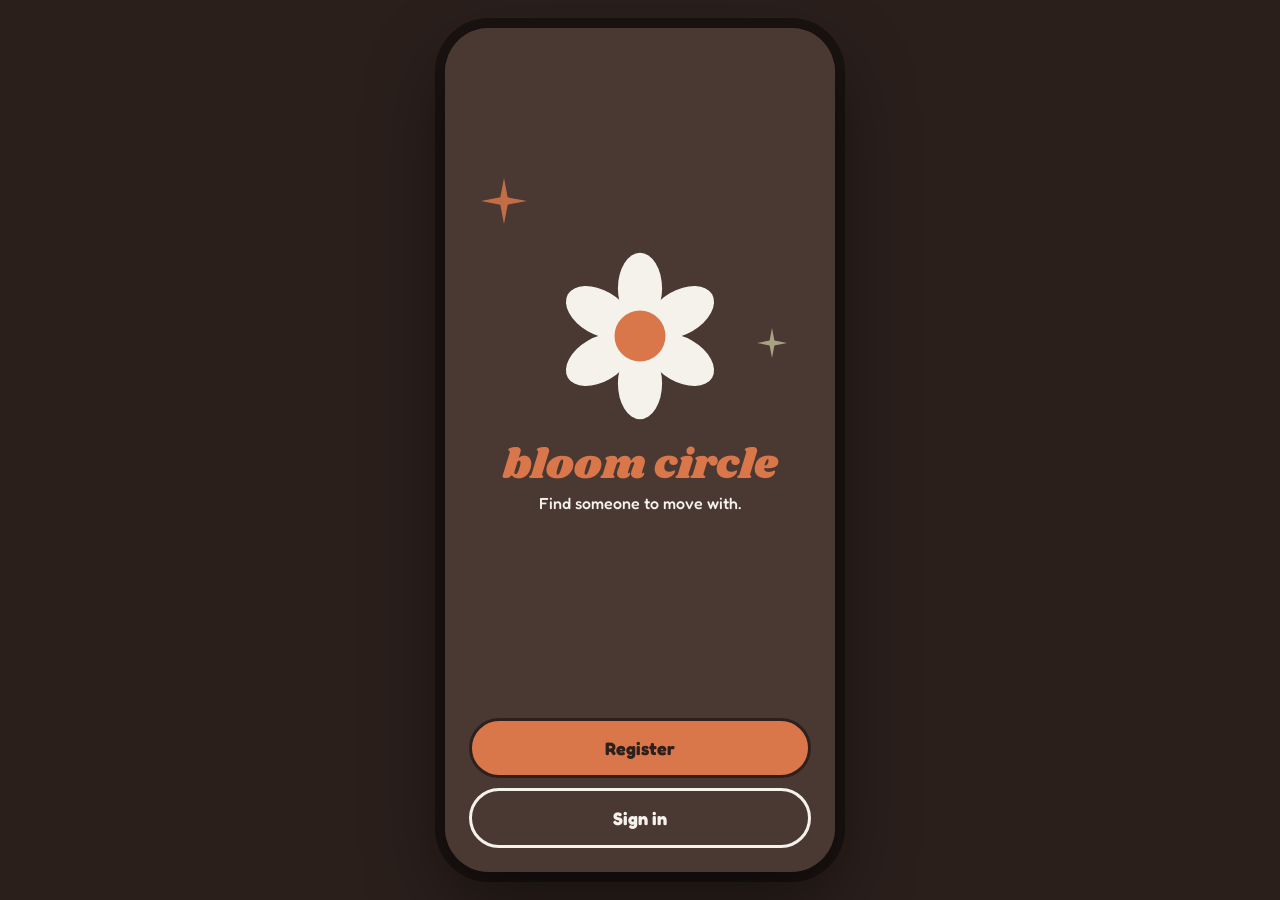
<file: index.html>
<!doctype html>
<html lang="en">
<head>
<meta charset="utf-8">
<meta name="viewport" content="width=device-width, initial-scale=1, viewport-fit=cover">
<title>Bloom Circle</title>
<meta name="theme-color" content="#4A3832">
<link rel="preconnect" href="https://fonts.googleapis.com">
<link rel="preconnect" href="https://fonts.gstatic.com" crossorigin>
<link href="https://fonts.googleapis.com/css2?family=Shrikhand&family=Fredoka:wght@400;500;600;700&display=swap" rel="stylesheet">
<link rel="stylesheet" href="style.css">
</head>
<body>
<div class="phone">


  <!-- ============ SPLASH ============ -->
  <section class="screen splash active" id="splash">
    <span class="sp-star s1" aria-hidden="true"></span>
    <span class="sp-star s2" aria-hidden="true"></span>

    <div class="sp-mid">
      <svg class="sp-flower" viewBox="0 0 100 100" aria-hidden="true">
        <ellipse class="sp-petal" style="--a:0deg"   cx="50" cy="22" rx="13" ry="21"/>
        <ellipse class="sp-petal" style="--a:60deg"  cx="50" cy="22" rx="13" ry="21"/>
        <ellipse class="sp-petal" style="--a:120deg" cx="50" cy="22" rx="13" ry="21"/>
        <ellipse class="sp-petal" style="--a:180deg" cx="50" cy="22" rx="13" ry="21"/>
        <ellipse class="sp-petal" style="--a:240deg" cx="50" cy="22" rx="13" ry="21"/>
        <ellipse class="sp-petal" style="--a:300deg" cx="50" cy="22" rx="13" ry="21"/>
        <circle class="sp-core" cx="50" cy="50" r="15"/>
      </svg>
      <h1 class="sp-name">bloom circle</h1>
      <p class="sp-tag">Find someone to move with.</p>
    </div>

    <div class="sp-btns">
      <button class="cta" data-go="register">Register</button>
      <button class="cta ghost" data-go="signin">Sign in</button>
    </div>
  </section>

  <!-- ============ REGISTER ============ -->
  <section class="screen form-screen" id="register">
    <button class="icon-btn dark" aria-label="Back" data-go="splash"><svg viewBox="0 0 24 24"><path d="M15 5l-7 7 7 7"/></svg></button>

    <div class="f-scroll">
      <h1 class="f-title">Create account</h1>
      <p class="f-sub">Every field is required.</p>

      <form class="f-form" id="regForm" novalidate>
        <label class="field">
          <span class="f-label">First name</span>
          <input id="rFirst" type="text" autocomplete="given-name">
          <em class="f-err"></em>
        </label>
        <label class="field">
          <span class="f-label">Last name</span>
          <input id="rLast" type="text" autocomplete="family-name">
          <em class="f-err"></em>
        </label>
        <label class="field">
          <span class="f-label">Email</span>
          <input id="rEmail" type="email" autocomplete="email">
          <em class="f-err"></em>
        </label>
        <label class="field">
          <span class="f-label">Phone number</span>
          <input id="rPhone" type="tel" autocomplete="tel" placeholder="+380 XX XXX XX XX">
          <em class="f-err"></em>
        </label>
        <label class="field">
          <span class="f-label">Password</span>
          <input id="rPass" type="password" autocomplete="new-password">
          <em class="f-err"></em>
        </label>
        <button class="cta" type="submit">Create account</button>
      </form>
    </div>
  </section>

  <!-- ============ PHONE VERIFICATION ============ -->
  <section class="screen form-screen" id="verify">
    <button class="icon-btn dark" aria-label="Back" data-go="register"><svg viewBox="0 0 24 24"><path d="M15 5l-7 7 7 7"/></svg></button>

    <div class="f-scroll">
      <h1 class="f-title">Check your phone</h1>
      <p class="f-sub">We sent a 4-digit code to <b id="vPhone">your number</b>.</p>

      <div class="code" id="codeBox">
        <input inputmode="numeric" maxlength="1" aria-label="Code digit 1" autocomplete="one-time-code">
        <input inputmode="numeric" maxlength="1" aria-label="Code digit 2">
        <input inputmode="numeric" maxlength="1" aria-label="Code digit 3">
        <input inputmode="numeric" maxlength="1" aria-label="Code digit 4">
      </div>
      <em class="f-err" id="codeErr"></em>

      <button class="f-link" id="resend">Send the code again</button>
      <span class="f-note">Demo: any four digits get you through.</span>
    </div>

    <button class="cta" id="btnVerify" disabled>Continue</button>
  </section>

  <!-- ============ LIVENESS CHECK (stub) ============ -->
  <section class="screen form-screen" id="liveness">
    <button class="icon-btn dark" aria-label="Back" data-go="verify"><svg viewBox="0 0 24 24"><path d="M15 5l-7 7 7 7"/></svg></button>

    <div class="live-mid">
      <div class="live-ring">
        <svg class="live-prog" viewBox="0 0 120 120" aria-hidden="true">
          <circle class="track" cx="60" cy="60" r="54"/>
          <circle class="bar" cx="60" cy="60" r="54"/>
        </svg>
        <div class="live-face">
          <svg class="live-head" viewBox="0 0 64 64" aria-hidden="true">
            <ellipse cx="32" cy="26" rx="15" ry="18"/>
            <path d="M12 60c3-10 11-15 20-15s17 5 20 15"/>
            <path d="M26 24v3M38 24v3M26 34c3 3 9 3 12 0"/>
          </svg>
          <svg class="live-check" viewBox="0 0 24 24" aria-hidden="true"><path d="M5 12.5l4.5 4.5L19 7.5"/></svg>
        </div>
      </div>

      <h1 class="f-title" id="liveTitle">Quick face check</h1>
      <p class="f-sub" id="liveText">Center your face in the circle and hold still for a moment.</p>
      <span class="f-note">Demo placeholder — no camera is used.</span>
    </div>

    <button class="cta" id="btnLive">Start check</button>
  </section>

  <!-- ============ SIGN IN ============ -->
  <section class="screen form-screen" id="signin">
    <button class="icon-btn dark" aria-label="Back" data-go="splash"><svg viewBox="0 0 24 24"><path d="M15 5l-7 7 7 7"/></svg></button>

    <div class="f-scroll">
      <h1 class="f-title">Welcome back</h1>
      <p class="f-sub">Pick up where you left off.</p>

      <form class="f-form" id="signForm" novalidate>
        <label class="field">
          <span class="f-label">Email</span>
          <input id="sEmail" type="email" autocomplete="email">
          <em class="f-err"></em>
        </label>
        <label class="field">
          <span class="f-label">Password</span>
          <input id="sPass" type="password" autocomplete="current-password">
          <em class="f-err"></em>
        </label>
        <button class="cta" type="submit">Sign in</button>
      </form>
    </div>
  </section>

  <!-- ============ ONBOARDING ============ -->
  <section class="screen onboarding" id="onboarding">
    <div class="ob-blob" aria-hidden="true"></div>
    <div class="row-between">
      <button class="icon-btn light" aria-label="Back" disabled>
        <svg viewBox="0 0 24 24"><path d="M15 5l-7 7 7 7"/></svg>
      </button>
      <button class="link-btn" data-go="discover">Skip</button>
    </div>

    <div class="progress"><span class="on"></span><span class="on"></span><span></span><span></span></div>

    <div class="ob-head">
      <span class="step">Step 2 of 4</span>
      <h1>What gets you moving?</h1>
      <p>Pick everything you're into — we'll find buddies nearby.</p>
    </div>

    <div class="act-grid" id="actGrid"></div>

    <div class="block">
      <span class="label">When are you free?</span>
      <div class="seg" id="timeSeg">
        <button class="on">Mornings</button><button>Evenings</button><button>Weekends</button>
      </div>
    </div>

    <div class="block">
      <div class="row-between">
        <label class="label" for="dist">How far will you go?</label>
        <span class="dist-val" id="distVal">up to 3 km</span>
      </div>
      <input type="range" id="dist" min="1" max="10" value="3">
    </div>

    <div class="grow"></div>
    <button class="cta" data-go="discover">
      Find my circle
      <svg viewBox="0 0 24 24"><path d="M5 12h14M13 6l6 6-6 6"/></svg>
    </button>
  </section>

  <!-- ============ DISCOVER ============ -->
  <section class="screen discover" id="discover">
    <span class="sparkle" aria-hidden="true"></span>
    <div class="row-between">
      <div class="logo">
        <svg class="flower" viewBox="0 0 100 100" aria-hidden="true"><use href="#flower6"/><circle cx="50" cy="50" r="15" fill="#D9774B"/></svg>
        <span>bloom circle</span>
      </div>
      <div style="display: flex; align-items: center; gap: 8px;">
        <span id="swipeCount" style="font-size: 13px; font-weight: 700; color: var(--cream); background: var(--olive); padding: 4px 10px; border-radius: 12px; border: 2px solid var(--ink);">Swipes: 10</span>
        <button class="icon-btn dark" aria-label="Edit interests" data-go="onboarding">
          <svg viewBox="0 0 24 24"><path d="M4 7h10M18 7h2M4 17h4M12 17h8"/><circle cx="16" cy="7" r="2"/><circle cx="10" cy="17" r="2"/></svg>
        </button>
      </div>
    </div>

    <div class="chips" id="chips"></div>

    <div class="deck" id="deck">
      <div class="deck-back" aria-hidden="true"></div>
      <div class="empty" id="empty">
        <svg class="flower big" viewBox="0 0 100 100" aria-hidden="true"><use href="#flower6"/><circle cx="50" cy="50" r="15" fill="#D9774B"/></svg>
        <h2>That's everyone for now</h2>
        <p>New buddies bloom every day.</p>
        <button class="pill" id="restart">Start over</button>
      </div>
    </div>

    <div class="actions">
      <button class="round skip" id="btnSkip" aria-label="Skip">
        <svg viewBox="0 0 24 24"><path d="M6 6l12 12M18 6L6 18"/></svg>
      </button>
      <button class="round like" id="btnLike" aria-label="Like">
        <svg viewBox="0 0 24 24"><path d="M12 20s-7-4.4-7-10a4 4 0 0 1 7-2.6A4 4 0 0 1 19 10c0 5.6-7 10-7 10z"/></svg>
      </button>
      <button class="round invite" id="btnInvite" aria-label="Invite to activity">
        <svg viewBox="0 0 24 24"><path d="M13 3L5 14h6l-1 7 8-11h-6z"/></svg>
      </button>
    </div>

    <nav class="tabbar">
      <button class="tab on" aria-label="Discover" data-go="discover">
        <svg viewBox="0 0 24 24"><rect x="5" y="3" width="14" height="18" rx="3"/></svg>
      </button>
      <button class="tab" aria-label="Interests" data-go="onboarding">
        <svg viewBox="0 0 24 24"><circle cx="9" cy="12" r="6"/><circle cx="15" cy="12" r="6"/></svg>
      </button>
      <button class="tab" aria-label="Chats" data-go="chats">
        <svg viewBox="0 0 24 24"><path d="M4 5h16v11H9l-5 4z"/></svg>
        <span class="dot chatdot" hidden></span>
      </button>
      <button class="tab" aria-label="Profile" data-go="profile">
        <svg viewBox="0 0 24 24"><circle cx="12" cy="8" r="4"/><path d="M4 21c1.5-4 4.5-6 8-6s6.5 2 8 6"/></svg>
      </button>
    </nav>
  </section>

  <!-- ============ MATCH ============ -->
  <section class="screen match" id="match">
    <div class="ring" aria-hidden="true"></div>
    <span class="star s1" aria-hidden="true"></span>
    <span class="star s2" aria-hidden="true"></span>
    <svg class="flower m-flower" viewBox="0 0 100 100" aria-hidden="true"><use href="#flower6"/><circle cx="50" cy="50" r="15" fill="#6E6B4A"/></svg>

    <h1>It's a<br>bloom!</h1>
    <p id="matchText">You and Sofia both want a morning run tomorrow.</p>

    <div class="avatars">
      <div class="av you">YOU</div>
      <div class="av them" id="matchAv">S</div>
      <div class="heart-badge"><svg viewBox="0 0 24 24"><path d="M12 20s-7-4.4-7-10a4 4 0 0 1 7-2.6A4 4 0 0 1 19 10c0 5.6-7 10-7 10z"/></svg></div>
    </div>

    <div class="plan-mini">
      <div class="tile"><svg viewBox="0 0 24 24"><circle cx="15" cy="4.5" r="2"/><path d="M8 21l3-6 3 2v5M6 12l3-3 4 1 2 3 3 1"/></svg></div>
      <div>
        <b id="matchPlan">Morning run · 5 km</b>
        <span id="matchWhen">Tomorrow, 7:00 · Park entrance</span>
      </div>
    </div>

    <div class="grow"></div>
    <button class="cta dark" id="sayHi">Say hi to Sofia</button>
    <button class="cta ghost" data-go="discover">Keep swiping</button>
  </section>


  <!-- ============ CHATS ============ -->
  <section class="screen chats" id="chats">
    <h1 class="p-title">Chats</h1>

    <button class="likes-row" id="btnLikesPaywall">
  <div class="likes-avatars">
    <div class="av sm blurred" style="background:#D9774B"></div>
    <div class="av sm blurred" style="background:#B8B58F"></div>
  </div>
  <div class="likes-text">
    <b>3 people liked you</b>
    <span>Tap to see who</span>
  </div>
  <div class="likes-lock">
    <svg viewBox="0 0 24 24" aria-hidden="true"><rect x="5" y="10.5" width="14" height="9.5" rx="2.5"/><path d="M8.5 10.5V7.5a3.5 3.5 0 0 1 7 0v3"/></svg>
  </div>
</button>

    <div class="chat-list" id="chatList"></div>
    <div class="chats-empty" id="chatsEmpty" hidden>
      <svg class="flower big" viewBox="0 0 100 100" aria-hidden="true"><use href="#flower6"/><circle cx="50" cy="50" r="15" fill="#D9774B"/></svg>
      <h2>No chats yet</h2>
      <p>Bloom with someone on Discover and your chat lands here.</p>
      <button class="pill" data-go="discover">Find buddies</button>
    </div>

    <nav class="tabbar">
      <button class="tab" aria-label="Discover" data-go="discover">
        <svg viewBox="0 0 24 24"><rect x="5" y="3" width="14" height="18" rx="3"/></svg>
      </button>
      <button class="tab" aria-label="Interests" data-go="onboarding">
        <svg viewBox="0 0 24 24"><circle cx="9" cy="12" r="6"/><circle cx="15" cy="12" r="6"/></svg>
      </button>
      <button class="tab on" aria-label="Chats" data-go="chats">
        <svg viewBox="0 0 24 24"><path d="M4 5h16v11H9l-5 4z"/></svg>
        <span class="dot chatdot" hidden></span>
      </button>
      <button class="tab" aria-label="Profile" data-go="profile">
        <svg viewBox="0 0 24 24"><circle cx="12" cy="8" r="4"/><path d="M4 21c1.5-4 4.5-6 8-6s6.5 2 8 6"/></svg>
      </button>
    </nav>
  </section>

  <!-- ============ CHAT ============ -->
  <section class="screen chat" id="chat">
    <header class="chat-head">
      <button class="icon-btn dark" aria-label="Back to chats" data-go="chats">
        <svg viewBox="0 0 24 24"><path d="M15 5l-7 7 7 7"/></svg>
      </button>
      <div class="av sm" id="chatAv">S</div>
      <div class="grow">
        <div class="chat-name" id="chatName">Sofia, 21</div>
        <div class="online" id="chatStatus">● online</div>
      </div>
    </header>

    <div class="chat-body">
      <div class="plan-card">
        <div class="row-between">
          <span class="caps">Your plan</span>
          <span class="badge" id="planBadge">Pending</span>
        </div>
        <div class="plan-title" id="planTitle">Morning run · 5 km</div>
        <div class="plan-when" id="planWhen">Tomorrow, 7:00 · Park entrance</div>
        <div class="plan-btns">
          <button class="solid" id="btnIn">I'm in</button>
          <button class="outline" id="btnTime">Change time</button>
        </div>
      </div>

      <div class="msgs" id="msgs"></div>

      <div class="quick" id="quick">
        <button>Share location</button><button>Running late</button><button>Safety tips</button>
      </div>

      <form class="composer" id="composer">
        <input id="msgInput" type="text" placeholder="Type something…" aria-label="Message" autocomplete="off">
        <button class="send" aria-label="Send">
          <svg viewBox="0 0 24 24"><path d="M4 12l16-8-6 16-2-6z"/></svg>
        </button>
      </form>
    </div>
  </section>


  <!-- ============ PROFILE ============ -->
  <section class="screen profile" id="profile">

    <!-- ---------- profile ---------- -->
    <div class="p-page" id="profMain">
      <div class="row-between">
        <h1 class="p-title">Profile</h1>
        <button class="icon-btn dark" id="btnSettings" aria-label="Settings">
          <svg viewBox="0 0 24 24"><circle cx="12" cy="12" r="3"/><circle cx="12" cy="12" r="6.3"/><path d="M12 5.7V3M12 18.3V21M5.7 12H3M18.3 12H21M16.5 7.5l1.9-1.9M7.5 7.5L5.6 5.6M16.5 16.5l1.9 1.9M7.5 16.5l-1.9 1.9"/></svg>
        </button>
      </div>

      <div class="p-scroll">
        <div class="not-preview">
          <div class="p-photos">
            <div class="p-ring" id="profRing">
              <div class="p-main">
                <div class="p-blob"></div>
                <svg class="p-flower" viewBox="0 0 100 100" aria-hidden="true"><use href="#flower6"/><circle cx="50" cy="50" r="15" fill="#D9774B"/></svg>
                <span class="p-label">[MAIN PHOTO]</span>
                <span class="p-pct" id="profPct">70%</span>
              </div>
            </div>
            <div class="p-slots" id="photoSlots"></div>
            <span class="p-complete" id="profComplete">Profile 70% complete</span>
          </div>

          <div class="p-id">
            <div class="p-namerow">
              <input class="p-name" id="profName" aria-label="Name" maxlength="18" autocomplete="off">
              <span class="p-measure" id="nameMeasure" aria-hidden="true"></span>
              <span class="p-comma">,</span>
              <input class="p-age" id="profAge" type="number" min="18" max="99" aria-label="Age">
            </div>
            <p class="p-hint" id="ageHint" hidden>You must be 18 or older</p>
            <div class="p-sub">
              <span id="profCity">Kyiv &middot; Podil</span>
              <span class="p-verified"><svg viewBox="0 0 24 24"><path d="M5 12.5l4.5 4.5L19 7.5"/></svg>Verified</span>
            </div>
          </div>
        </div>

        <div class="p-seg" id="modeSeg" role="group" aria-label="View mode">
          <button class="on" data-mode="view">View</button><button data-mode="edit">Edit</button><button data-mode="preview">Preview</button>
        </div>

        <div class="p-preview" id="profPreview" hidden></div>

        <div class="not-preview">
          <section class="p-sec">
            <div class="row-between"><h2 class="p-h2">About me</h2><span class="p-count" id="bioCount">0/150</span></div>
            <textarea class="p-bio" id="profBio" maxlength="150" rows="3" aria-label="About me" placeholder="Say something about yourself"></textarea>
          </section>

          <section class="p-sec">
            <div class="row-between">
              <h2 class="p-h2">My activities</h2>
              <button class="p-add" id="btnAddAct">+ Add</button>
            </div>
            <div class="p-picker" id="actPicker" hidden>
              <div class="p-pickgrid" id="actPickGrid"></div>
              <div class="p-newact">
                <input id="actInput" type="text" maxlength="18" autocomplete="off" placeholder="Add your own, e.g. Tennis" aria-label="Add your own activity">
                <button id="actAdd" aria-label="Add this activity">
                  <svg viewBox="0 0 24 24"><path d="M12 5v14M5 12h14"/></svg>
                </button>
              </div>
              <div class="p-suggest" id="actSuggest"></div>
            </div>
            <div class="p-chips" id="profActs"></div>
          </section>

          <section class="p-sec">
            <h2 class="p-h2">Availability</h2>
            <div class="p-avail" id="profAvail"></div>
            <div class="row-between"><span class="p-label2">Search radius</span><span class="p-val" id="profDistVal">up to 3 km</span></div>
            <input type="range" id="profDist" min="1" max="10" value="3" aria-label="Search radius">
          </section>

          <section class="p-sec">
            <h2 class="p-h2">Looking for</h2>
            <div class="p-chips" id="profLooking"></div>
            <span class="p-label2">Vibe</span>
            <div class="p-chips" id="profVibes"></div>
          </section>

          <section class="p-sec">
            <h2 class="p-h2">Stats</h2>
            <div class="p-stats">
              <div class="p-stat"><b id="statMeetups">0</b><span>Meetups</span></div>
              <div class="p-stat"><b id="statBuddies">0</b><span>Buddies</span></div>
              <div class="p-stat"><b id="statStreak">0</b><span>Week streak</span></div>
            </div>
          </section>

          <section class="p-sec">
            <h2 class="p-h2">Badges</h2>
            <div class="p-badges" id="profBadges"></div>
          </section>

          <section class="p-sec pro-sec">
            <h2 class="p-h2">Bloom Pro</h2>
            <button class="p-lockrow" data-lock="level filters">
              <span class="lr-text"><b>Levels</b><span>Filter buddies by their fitness level</span></span>
              <span class="lr-pro">PRO <svg viewBox="0 0 24 24" aria-hidden="true"><rect x="5" y="10.5" width="14" height="9.5" rx="2.5"/><path d="M8.5 10.5V7.5a3.5 3.5 0 0 1 7 0v3"/></svg></span>
            </button>
            <button class="p-lockrow" data-lock="goals">
              <span class="lr-text"><b>Goals</b><span>Say what you're training for and match on it</span></span>
              <span class="lr-pro">PRO <svg viewBox="0 0 24 24" aria-hidden="true"><rect x="5" y="10.5" width="14" height="9.5" rx="2.5"/><path d="M8.5 10.5V7.5a3.5 3.5 0 0 1 7 0v3"/></svg></span>
            </button>
            <button class="p-lockrow" data-lock="schedule matching">
              <span class="lr-text"><b>Schedule</b><span>Only see people free when you are</span></span>
              <span class="lr-pro">PRO <svg viewBox="0 0 24 24" aria-hidden="true"><rect x="5" y="10.5" width="14" height="9.5" rx="2.5"/><path d="M8.5 10.5V7.5a3.5 3.5 0 0 1 7 0v3"/></svg></span>
            </button>
            <button class="p-lockrow" data-lock="an ad-free Bloom">
              <span class="lr-text"><b>Remove ads</b><span>No ads anywhere in Bloom</span></span>
              <span class="lr-pro">PRO <svg viewBox="0 0 24 24" aria-hidden="true"><rect x="5" y="10.5" width="14" height="9.5" rx="2.5"/><path d="M8.5 10.5V7.5a3.5 3.5 0 0 1 7 0v3"/></svg></span>
            </button>
          </section>
        </div>
      </div>

      <nav class="tabbar">
        <button class="tab" aria-label="Discover" data-go="discover">
          <svg viewBox="0 0 24 24"><rect x="5" y="3" width="14" height="18" rx="3"/></svg>
        </button>
        <button class="tab" aria-label="Interests" data-go="onboarding">
          <svg viewBox="0 0 24 24"><circle cx="9" cy="12" r="6"/><circle cx="15" cy="12" r="6"/></svg>
        </button>
        <button class="tab" aria-label="Chats" data-go="chats">
          <svg viewBox="0 0 24 24"><path d="M4 5h16v11H9l-5 4z"/></svg>
          <span class="dot chatdot" hidden></span>
        </button>
        <button class="tab on" aria-label="Profile" data-go="profile">
          <svg viewBox="0 0 24 24"><circle cx="12" cy="8" r="4"/><path d="M4 21c1.5-4 4.5-6 8-6s6.5 2 8 6"/></svg>
        </button>
      </nav>
    </div>

    <!-- ---------- settings ---------- -->
    <div class="p-page" id="profSettings" hidden>
      <div class="row-between">
        <button class="icon-btn dark" id="btnSetBack" aria-label="Back to profile">
          <svg viewBox="0 0 24 24"><path d="M15 5l-7 7 7 7"/></svg>
        </button>
        <h1 class="p-title">Settings</h1>
        <span class="p-spacer"></span>
      </div>

      <div class="p-scroll">
        <section class="p-sec">
          <h2 class="p-h2">Discovery</h2>
          <div class="p-row">
            <span>Show me in search</span>
            <button class="p-switch on" data-key="visible" data-label="Show me in search" role="switch" aria-checked="true" aria-label="Show me in search"><span></span></button>
          </div>
          <div class="row-between"><span class="p-label2">Age range</span><span class="p-val" id="ageRangeVal">18 &ndash; 35</span></div>
          <span class="p-mini">Youngest</span>
          <input type="range" id="ageMin" min="18" max="60" value="18" aria-label="Youngest age">
          <span class="p-mini">Oldest</span>
          <input type="range" id="ageMax" min="18" max="60" value="35" aria-label="Oldest age">
          <div class="row-between"><span class="p-label2">Max distance</span><span class="p-val" id="setDistVal">up to 3 km</span></div>
          <input type="range" id="setDist" min="1" max="10" value="3" aria-label="Maximum distance">

          <button class="p-lockrow" data-lock="the fitness level filter">
            <span class="lr-text"><b>Fitness level</b><span>Beginner, regular or pro only</span></span>
            <span class="lr-pro">PRO <svg viewBox="0 0 24 24" aria-hidden="true"><rect x="5" y="10.5" width="14" height="9.5" rx="2.5"/><path d="M8.5 10.5V7.5a3.5 3.5 0 0 1 7 0v3"/></svg></span>
          </button>
          <button class="p-lockrow" data-lock="goal filters">
            <span class="lr-text"><b>Goals</b><span>Lose weight, build a habit, train for a race</span></span>
            <span class="lr-pro">PRO <svg viewBox="0 0 24 24" aria-hidden="true"><rect x="5" y="10.5" width="14" height="9.5" rx="2.5"/><path d="M8.5 10.5V7.5a3.5 3.5 0 0 1 7 0v3"/></svg></span>
          </button>
          <button class="p-lockrow" data-lock="schedule matching">
            <span class="lr-text"><b>Schedule</b><span>Only show people free when you are</span></span>
            <span class="lr-pro">PRO <svg viewBox="0 0 24 24" aria-hidden="true"><rect x="5" y="10.5" width="14" height="9.5" rx="2.5"/><path d="M8.5 10.5V7.5a3.5 3.5 0 0 1 7 0v3"/></svg></span>
          </button>
        </section>

        <section class="p-sec">
          <h2 class="p-h2">Notifications</h2>
          <div class="p-row">
            <span>New matches</span>
            <button class="p-switch on" data-key="matches" data-label="New matches" role="switch" aria-checked="true" aria-label="New matches"><span></span></button>
          </div>
          <div class="p-row">
            <span>Messages</span>
            <button class="p-switch on" data-key="messages" data-label="Messages" role="switch" aria-checked="true" aria-label="Messages"><span></span></button>
          </div>
          <div class="p-row">
            <span>Meetup reminders</span>
            <button class="p-switch on" data-key="reminders" data-label="Meetup reminders" role="switch" aria-checked="true" aria-label="Meetup reminders"><span></span></button>
          </div>
        </section>

        <section class="p-sec">
          <h2 class="p-h2">Safety</h2>
          <button class="p-link" data-toast="Meet in a public place and tell a friend">Safety tips</button>
          <button class="p-link" data-toast="Nobody is blocked yet">Blocked users (0)</button>
          <button class="p-link" data-toast="Meetup sharing coming soon">Share my meetups with a friend</button>
        </section>

        <section class="p-sec">
          <h2 class="p-h2">Account</h2>
          <button class="p-link warn" id="btnReset">Reset demo</button>
          <button class="p-link warn" id="btnLogout">Log out</button>
        </section>
      </div>

      <nav class="tabbar">
        <button class="tab" aria-label="Discover" data-go="discover">
          <svg viewBox="0 0 24 24"><rect x="5" y="3" width="14" height="18" rx="3"/></svg>
        </button>
        <button class="tab" aria-label="Interests" data-go="onboarding">
          <svg viewBox="0 0 24 24"><circle cx="9" cy="12" r="6"/><circle cx="15" cy="12" r="6"/></svg>
        </button>
        <button class="tab" aria-label="Chats" data-go="chats">
          <svg viewBox="0 0 24 24"><path d="M4 5h16v11H9l-5 4z"/></svg>
          <span class="dot chatdot" hidden></span>
        </button>
        <button class="tab on" aria-label="Profile" data-go="profile">
          <svg viewBox="0 0 24 24"><circle cx="12" cy="8" r="4"/><path d="M4 21c1.5-4 4.5-6 8-6s6.5 2 8 6"/></svg>
        </button>
      </nav>
    </div>
  </section>

  <div class="toast" id="toast" role="status"></div>

  <div class="modal" id="modal" hidden>
    <div class="modal-box" role="dialog" aria-modal="true" aria-labelledby="modalTitle">
      <h2 id="modalTitle">Reset demo?</h2>
      <p id="modalText">This clears your matches, chats and profile edits.</p>
      <div class="modal-btns">
        <button class="m-ghost" id="modalNo">Cancel</button>
        <button class="m-solid" id="modalYes">Reset</button>
      </div>
    </div>
  </div>

<div class="modal" id="premiumModal" hidden>
  <div class="modal-box premium-box" role="dialog" aria-modal="true" aria-labelledby="premiumTitle">
    <h2 id="premiumTitle">
      <svg viewBox="0 0 24 24"><path d="M12 2l3.09 6.26L22 9.27l-5 4.87 1.18 6.88L12 17.77l-6.18 3.25L7 14.14 2 9.27l6.91-1.01L12 2z" fill="#D9774B"/></svg>
      Bloom Pro
    </h2>
    <p id="premiumLead">Upgrade to Pro to use this feature.</p>

    <ul class="pro-list">
      <li>Filter buddies by their fitness level</li>
      <li>Say what you're training for and match on goals</li>
      <li>Match on schedule — only people free when you are</li>
      <li>No ads anywhere in Bloom</li>
      <li>See everyone who liked you</li>
    </ul>

    <div class="modal-btns flex-col">
      <button class="m-solid" id="btnBuyPremium">Get Pro for $2/month</button>
      <button class="m-ghost" id="btnPremiumCancel">Maybe later</button>
    </div>
  </div>
</div>

</div>

<!-- shared flower shape -->
<svg width="0" height="0" style="position:absolute" aria-hidden="true">
  <defs>
    <g id="flower6" fill="#F5F2EC">
      <ellipse cx="50" cy="22" rx="13" ry="21"/>
      <ellipse cx="50" cy="22" rx="13" ry="21" transform="rotate(60 50 50)"/>
      <ellipse cx="50" cy="22" rx="13" ry="21" transform="rotate(120 50 50)"/>
      <ellipse cx="50" cy="22" rx="13" ry="21" transform="rotate(180 50 50)"/>
      <ellipse cx="50" cy="22" rx="13" ry="21" transform="rotate(240 50 50)"/>
      <ellipse cx="50" cy="22" rx="13" ry="21" transform="rotate(300 50 50)"/>
    </g>
  </defs>
</svg>

<script src="app.js"></script>
</body>
</html>
</file>
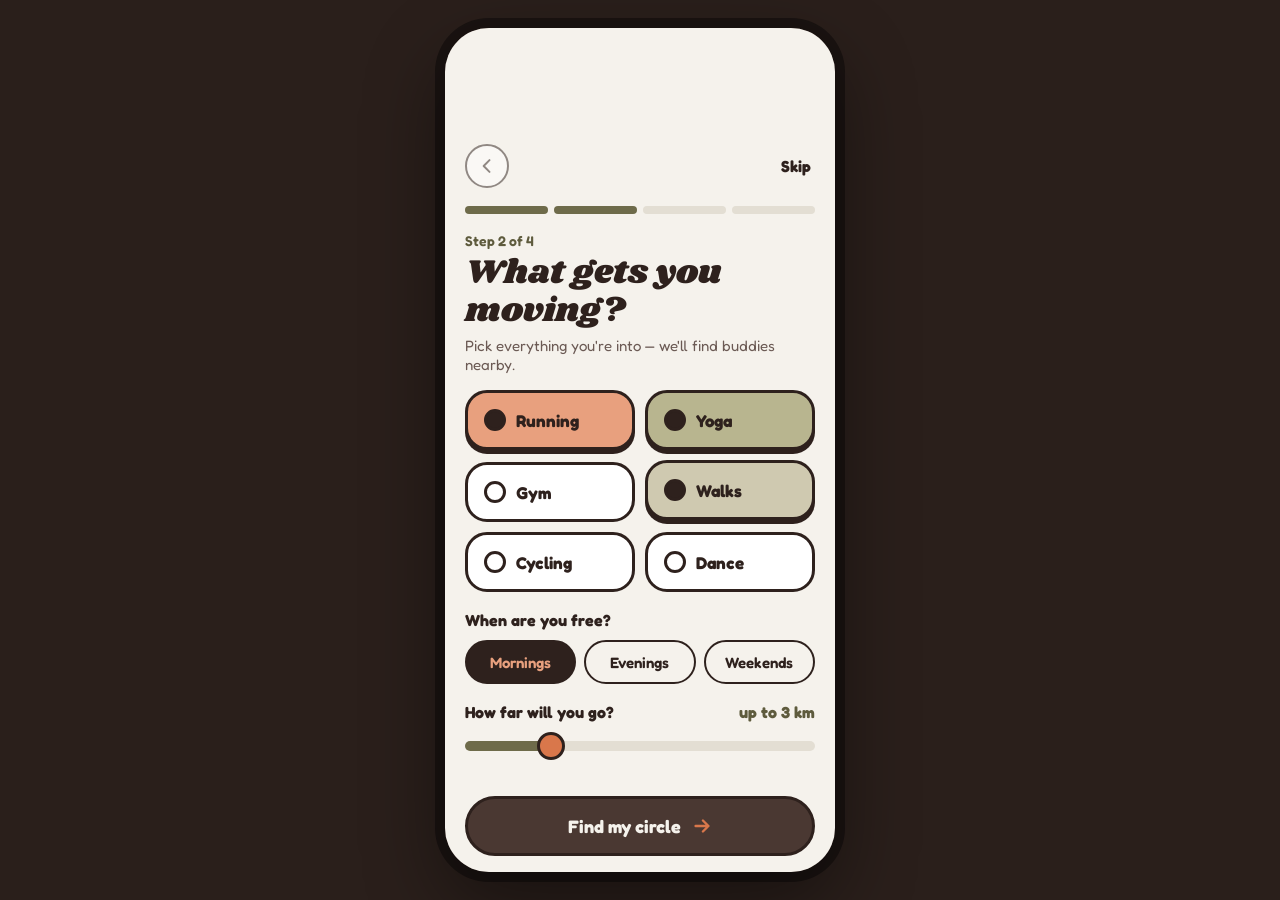
<file: bloom-circle/index.html>
<!doctype html>
<html lang="en">
<head>
<meta charset="utf-8">
<meta name="viewport" content="width=device-width, initial-scale=1, viewport-fit=cover">
<title>Bloom Circle</title>
<meta name="theme-color" content="#4A3832">
<link rel="preconnect" href="https://fonts.googleapis.com">
<link rel="preconnect" href="https://fonts.gstatic.com" crossorigin>
<link href="https://fonts.googleapis.com/css2?family=Shrikhand&family=Fredoka:wght@400;500;600;700&display=swap" rel="stylesheet">
<link rel="stylesheet" href="style.css">
</head>
<body>
<div class="phone">

  <!-- ============ ONBOARDING ============ -->
  <section class="screen onboarding active" id="onboarding">
    <div class="ob-blob" aria-hidden="true"></div>
    <div class="row-between">
      <button class="icon-btn light" aria-label="Back" disabled>
        <svg viewBox="0 0 24 24"><path d="M15 5l-7 7 7 7"/></svg>
      </button>
      <button class="link-btn" data-go="discover">Skip</button>
    </div>

    <div class="progress"><span class="on"></span><span class="on"></span><span></span><span></span></div>

    <div class="ob-head">
      <span class="step">Step 2 of 4</span>
      <h1>What gets you moving?</h1>
      <p>Pick everything you're into — we'll find buddies nearby.</p>
    </div>

    <div class="act-grid" id="actGrid"></div>

    <div class="block">
      <span class="label">When are you free?</span>
      <div class="seg" id="timeSeg">
        <button class="on">Mornings</button><button>Evenings</button><button>Weekends</button>
      </div>
    </div>

    <div class="block">
      <div class="row-between">
        <label class="label" for="dist">How far will you go?</label>
        <span class="dist-val" id="distVal">up to 3 km</span>
      </div>
      <input type="range" id="dist" min="1" max="10" value="3">
    </div>

    <div class="grow"></div>
    <button class="cta" data-go="discover">
      Find my circle
      <svg viewBox="0 0 24 24"><path d="M5 12h14M13 6l6 6-6 6"/></svg>
    </button>
  </section>

  <!-- ============ DISCOVER ============ -->
  <section class="screen discover" id="discover">
    <span class="sparkle" aria-hidden="true"></span>
    <div class="row-between">
      <div class="logo">
        <svg class="flower" viewBox="0 0 100 100" aria-hidden="true"><use href="#flower6"/><circle cx="50" cy="50" r="15" fill="#D9774B"/></svg>
        <span>bloom circle</span>
      </div>
      <button class="icon-btn dark" aria-label="Edit interests" data-go="onboarding">
        <svg viewBox="0 0 24 24"><path d="M4 7h10M18 7h2M4 17h4M12 17h8"/><circle cx="16" cy="7" r="2"/><circle cx="10" cy="17" r="2"/></svg>
      </button>
    </div>

    <div class="chips" id="chips"></div>

    <div class="deck" id="deck">
      <div class="deck-back" aria-hidden="true"></div>
      <div class="empty" id="empty">
        <svg class="flower big" viewBox="0 0 100 100" aria-hidden="true"><use href="#flower6"/><circle cx="50" cy="50" r="15" fill="#D9774B"/></svg>
        <h2>That's everyone for now</h2>
        <p>New buddies bloom every day.</p>
        <button class="pill" id="restart">Start over</button>
      </div>
    </div>

    <div class="actions">
      <button class="round skip" id="btnSkip" aria-label="Skip">
        <svg viewBox="0 0 24 24"><path d="M6 6l12 12M18 6L6 18"/></svg>
      </button>
      <button class="round like" id="btnLike" aria-label="Like">
        <svg viewBox="0 0 24 24"><path d="M12 20s-7-4.4-7-10a4 4 0 0 1 7-2.6A4 4 0 0 1 19 10c0 5.6-7 10-7 10z"/></svg>
      </button>
      <button class="round invite" id="btnInvite" aria-label="Invite to activity">
        <svg viewBox="0 0 24 24"><path d="M13 3L5 14h6l-1 7 8-11h-6z"/></svg>
      </button>
    </div>

    <nav class="tabbar">
      <button class="tab on" aria-label="Discover" data-go="discover">
        <svg viewBox="0 0 24 24"><rect x="5" y="3" width="14" height="18" rx="3"/></svg>
      </button>
      <button class="tab" aria-label="Interests" data-go="onboarding">
        <svg viewBox="0 0 24 24"><circle cx="9" cy="12" r="6"/><circle cx="15" cy="12" r="6"/></svg>
      </button>
      <button class="tab" aria-label="Chats" data-go="chat">
        <svg viewBox="0 0 24 24"><path d="M4 5h16v11H9l-5 4z"/></svg>
        <span class="dot" id="chatDot" hidden></span>
      </button>
      <button class="tab" aria-label="Profile" disabled>
        <svg viewBox="0 0 24 24"><circle cx="12" cy="8" r="4"/><path d="M4 21c1.5-4 4.5-6 8-6s6.5 2 8 6"/></svg>
      </button>
    </nav>
  </section>

  <!-- ============ MATCH ============ -->
  <section class="screen match" id="match">
    <div class="ring" aria-hidden="true"></div>
    <span class="star s1" aria-hidden="true"></span>
    <span class="star s2" aria-hidden="true"></span>
    <svg class="flower m-flower" viewBox="0 0 100 100" aria-hidden="true"><use href="#flower6"/><circle cx="50" cy="50" r="15" fill="#6E6B4A"/></svg>

    <h1>It's a<br>bloom!</h1>
    <p id="matchText">You and Sofia both want a morning run tomorrow.</p>

    <div class="avatars">
      <div class="av you">YOU</div>
      <div class="av them" id="matchAv">S</div>
      <div class="heart-badge"><svg viewBox="0 0 24 24"><path d="M12 20s-7-4.4-7-10a4 4 0 0 1 7-2.6A4 4 0 0 1 19 10c0 5.6-7 10-7 10z"/></svg></div>
    </div>

    <div class="plan-mini">
      <div class="tile"><svg viewBox="0 0 24 24"><circle cx="15" cy="4.5" r="2"/><path d="M8 21l3-6 3 2v5M6 12l3-3 4 1 2 3 3 1"/></svg></div>
      <div>
        <b id="matchPlan">Morning run · 5 km</b>
        <span id="matchWhen">Tomorrow, 7:00 · Park entrance</span>
      </div>
    </div>

    <div class="grow"></div>
    <button class="cta dark" id="sayHi">Say hi to Sofia</button>
    <button class="cta ghost" data-go="discover">Keep swiping</button>
  </section>

  <!-- ============ CHAT ============ -->
  <section class="screen chat" id="chat">
    <header class="chat-head">
      <button class="icon-btn dark" aria-label="Back" data-go="discover">
        <svg viewBox="0 0 24 24"><path d="M15 5l-7 7 7 7"/></svg>
      </button>
      <div class="av sm" id="chatAv">S</div>
      <div class="grow">
        <div class="chat-name" id="chatName">Sofia, 21</div>
        <div class="online" id="chatStatus">● online</div>
      </div>
    </header>

    <div class="chat-body">
      <div class="plan-card">
        <div class="row-between">
          <span class="caps">Your plan</span>
          <span class="badge" id="planBadge">Pending</span>
        </div>
        <div class="plan-title" id="planTitle">Morning run · 5 km</div>
        <div class="plan-when" id="planWhen">Tomorrow, 7:00 · Park entrance</div>
        <div class="plan-btns">
          <button class="solid" id="btnIn">I'm in</button>
          <button class="outline" id="btnTime">Change time</button>
        </div>
      </div>

      <div class="msgs" id="msgs"></div>

      <div class="quick" id="quick">
        <button>Share location</button><button>Running late</button><button>Safety tips</button>
      </div>

      <form class="composer" id="composer">
        <input id="msgInput" type="text" placeholder="Type something…" aria-label="Message" autocomplete="off">
        <button class="send" aria-label="Send">
          <svg viewBox="0 0 24 24"><path d="M4 12l16-8-6 16-2-6z"/></svg>
        </button>
      </form>
    </div>
  </section>

  <div class="toast" id="toast" role="status"></div>
</div>

<!-- shared flower shape -->
<svg width="0" height="0" style="position:absolute" aria-hidden="true">
  <defs>
    <g id="flower6" fill="#F5F2EC">
      <ellipse cx="50" cy="22" rx="13" ry="21"/>
      <ellipse cx="50" cy="22" rx="13" ry="21" transform="rotate(60 50 50)"/>
      <ellipse cx="50" cy="22" rx="13" ry="21" transform="rotate(120 50 50)"/>
      <ellipse cx="50" cy="22" rx="13" ry="21" transform="rotate(180 50 50)"/>
      <ellipse cx="50" cy="22" rx="13" ry="21" transform="rotate(240 50 50)"/>
      <ellipse cx="50" cy="22" rx="13" ry="21" transform="rotate(300 50 50)"/>
    </g>
  </defs>
</svg>

<script src="app.js"></script>
</body>
</html>
</file>
<file: style.css>
/* Bloom Circle — palette C: cocoa, cream, olive + terracotta */
:root {
  --cocoa: #4A3832;
  --ink: #2E211D;
  --cream: #F5F2EC;
  --olive: #6E6B4A;
  --olive-light: #B8B58F;
  --olive-text: #5E5B3D;
  --terra: #D9774B;
  --terra-light: #E8A07E;
  --muted: #6B5A54;
  --line: #E3DED3;
}

* { box-sizing: border-box; }
html, body { margin: 0; height: 100%; }
body {
  background: #2a1f1b;
  font-family: 'Fredoka', system-ui, sans-serif;
  color: var(--ink);
  display: flex; align-items: center; justify-content: center;
  -webkit-tap-highlight-color: transparent;
}
button { font-family: inherit; cursor: pointer; color: inherit; }
button:disabled { cursor: default; opacity: .5; }
svg { display: block; }
h1, h2 { font-family: 'Shrikhand', serif; font-weight: 400; margin: 0; }
p { margin: 0; }

/* phone frame on desktop, full screen on mobile */
.phone {
  position: relative; width: 390px; height: 844px; max-height: 100vh;
  border-radius: 44px; overflow: hidden; background: var(--cocoa);
  box-shadow: 0 30px 80px rgba(0,0,0,.45), 0 0 0 10px #1a1311;
}
@media (max-width: 500px) {
  body { display: block; }
  .phone { width: 100%; height: 100vh; height: 100dvh; max-height: none; border-radius: 0; box-shadow: none; }
}

/* screens */
.screen {
  position: absolute; inset: 0; display: flex; flex-direction: column;
  padding: 22px 20px 16px; gap: 14px; overflow: hidden;
  opacity: 0; pointer-events: none; transform: translateY(16px);
  transition: opacity .3s ease, transform .3s ease;
}
.screen.active { opacity: 1; pointer-events: auto; transform: none; }

.row-between { display: flex; align-items: center; justify-content: space-between; gap: 10px; }
.grow { flex-grow: 1; }

/* icon buttons */
.icon-btn {
  width: 44px; height: 44px; border-radius: 22px; padding: 0; flex-shrink: 0;
  display: flex; align-items: center; justify-content: center; background: transparent;
}
.icon-btn svg { width: 20px; height: 20px; fill: none; stroke-width: 2.4; stroke-linecap: round; stroke-linejoin: round; }
.icon-btn.light { border: 2px solid var(--ink); background: #fff; }
.icon-btn.light svg { stroke: var(--ink); }
.icon-btn.dark { border: 2px solid var(--cream); }
.icon-btn.dark svg { stroke: var(--cream); }
.link-btn { background: none; border: none; font-weight: 700; font-size: 16px; padding: 10px 4px; }

/* ---------- onboarding ---------- */
.onboarding { background: var(--cream); gap: 18px; }
.ob-blob { position: absolute; width: 300px; height: 300px; border-radius: 50%; background: var(--olive-light); right: -120px; top: -150px; }
.onboarding > * { position: relative; }
.progress { display: flex; gap: 6px; }
.progress span { flex: 1; height: 8px; border-radius: 4px; background: var(--line); }
.progress span.on { background: var(--olive); }
.ob-head { display: flex; flex-direction: column; gap: 6px; }
.step { font-size: 14px; font-weight: 600; color: var(--olive-text); }
.ob-head h1 { font-size: 34px; line-height: 1.1; }
.ob-head p { font-size: 15px; color: var(--muted); }

/* your own activities land here too, so the grid scrolls once it outgrows the screen */
.act-grid { display: grid; grid-template-columns: repeat(2, minmax(0, 1fr)); gap: 10px; overflow-y: auto; min-height: 130px; padding: 2px; margin: -2px; scrollbar-width: none; }
.act-grid::-webkit-scrollbar { display: none; }
.act {
  height: 60px; border-radius: 22px; border: 3px solid var(--ink); background: #fff;
  display: flex; align-items: center; gap: 10px; padding: 0 16px;
  font-size: 17px; font-weight: 700; text-align: left;
  transition: transform .15s, box-shadow .15s, background .15s;
}
.act .dot { width: 22px; height: 22px; border-radius: 11px; border: 3px solid var(--ink); background: #fff; flex-shrink: 0; transition: background .15s; }
.act.on { box-shadow: 0 4px 0 var(--ink); transform: translateY(-2px); }
.act.on .dot { background: var(--ink); }
.act:active { transform: translateY(1px); box-shadow: none; }

.block { display: flex; flex-direction: column; gap: 10px; }
.label { font-weight: 700; font-size: 16px; }
.seg { display: flex; gap: 8px; }
.seg button {
  flex: 1; height: 44px; border-radius: 22px; border: 2px solid var(--ink);
  background: transparent; font-size: 15px; font-weight: 600; transition: background .15s, color .15s;
}
.seg button.on { background: var(--ink); color: var(--terra-light); }
.dist-val { font-weight: 700; color: var(--olive-text); }

input[type=range] {
  -webkit-appearance: none; appearance: none; width: 100%; height: 28px; background: transparent; margin: 0;
  --p: 22%;
}
input[type=range]::-webkit-slider-runnable-track {
  height: 10px; border-radius: 5px;
  background: linear-gradient(to right, var(--olive) var(--p), var(--line) var(--p));
}
input[type=range]::-moz-range-track { height: 10px; border-radius: 5px; background: var(--line); }
input[type=range]::-moz-range-progress { height: 10px; border-radius: 5px; background: var(--olive); }
input[type=range]::-webkit-slider-thumb {
  -webkit-appearance: none; width: 28px; height: 28px; border-radius: 14px; margin-top: -9px;
  background: var(--terra); border: 3px solid var(--ink);
}
input[type=range]::-moz-range-thumb { width: 22px; height: 22px; border-radius: 14px; background: var(--terra); border: 3px solid var(--ink); }

.cta {
  height: 60px; border-radius: 30px; border: 3px solid var(--ink); flex-shrink: 0;
  background: var(--cocoa); color: var(--cream);
  display: flex; align-items: center; justify-content: center; gap: 10px;
  font-size: 18px; font-weight: 700; transition: transform .1s;
}
.cta:active { transform: scale(.97); }
.cta svg { width: 22px; height: 22px; fill: none; stroke: var(--terra); stroke-width: 2.6; stroke-linecap: round; stroke-linejoin: round; }
.cta.dark { background: var(--ink); color: var(--cream); }
.cta.ghost { background: transparent; color: var(--ink); height: 56px; }

/* ---------- discover ---------- */
.discover { background: var(--cocoa); }
.sparkle {
  position: absolute; right: -14px; top: 120px; width: 60px; height: 60px; opacity: .45; background: var(--terra);
  clip-path: polygon(50% 0, 58% 42%, 100% 50%, 58% 58%, 50% 100%, 42% 58%, 0 50%, 42% 42%);
}
.logo { display: flex; align-items: center; gap: 8px; }
.logo .flower { width: 34px; height: 34px; }
.logo span { font-family: 'Shrikhand', serif; font-size: 26px; color: var(--terra); line-height: 1; }

.chips { display: flex; gap: 8px; overflow-x: auto; scrollbar-width: none; flex-shrink: 0; }
.chips::-webkit-scrollbar { display: none; }
.chip {
  height: 40px; padding: 0 16px; border-radius: 20px; flex-shrink: 0;
  border: 2px solid var(--cream); background: transparent; color: var(--cream);
  font-size: 15px; font-weight: 600; transition: background .15s, color .15s;
}
.chip.on { background: var(--cream); color: var(--ink); border-color: var(--ink); }

.deck { flex-grow: 1; position: relative; margin-top: 6px; min-height: 0; }
.deck-back { position: absolute; left: 14px; right: 14px; top: -8px; bottom: 10px; background: var(--olive); border-radius: 34px; transform: rotate(3deg); }

.card {
  position: absolute; inset: 0; background: var(--cream); border: 3px solid var(--ink);
  border-radius: 34px; overflow: hidden; display: flex; flex-direction: column;
  touch-action: none; user-select: none; cursor: grab;
  transition: transform .35s cubic-bezier(.2,.8,.2,1), opacity .35s;
}
.card.dragging { transition: none; cursor: grabbing; }
.card.under { transform: scale(.95) translateY(10px); pointer-events: none; }
.card .photo { flex: 1 1 auto; min-height: 150px; position: relative; overflow: hidden; border-bottom: 3px solid var(--ink); }
.card .blob { position: absolute; width: 260px; height: 260px; left: -60px; bottom: -120px; border-radius: 50%; }
.card .photo .flower { position: absolute; width: 140px; height: 140px; left: 50%; top: 50%; transform: translate(-50%, -52%); }
.card .ph-label { position: absolute; left: 16px; bottom: 14px; font-size: 12px; font-weight: 600; background: var(--cream); border-radius: 10px; padding: 4px 10px; }
.card .vibe {
  position: absolute; right: 14px; top: 14px; display: flex; align-items: center; gap: 6px;
  background: var(--cream); border: 2px solid var(--ink); border-radius: 20px; padding: 6px 12px; font-weight: 700; font-size: 15px;
}
.card .vibe svg { width: 16px; height: 16px; fill: none; stroke: var(--ink); stroke-width: 2.4; stroke-linejoin: round; }
.card .info { padding: 14px 18px 16px; display: flex; flex-direction: column; gap: 8px; flex-shrink: 0; }
.card .name { font-family: 'Shrikhand', serif; font-size: 28px; line-height: 1.1; }
.card .distance { font-size: 14px; font-weight: 600; color: var(--muted); white-space: nowrap; }
.card .when { display: flex; align-items: center; gap: 8px; font-size: 15px; font-weight: 600; color: var(--olive-text); }
.card .when svg { width: 18px; height: 18px; fill: none; stroke: currentColor; stroke-width: 2.2; stroke-linecap: round; }
.card .tags { display: flex; gap: 6px; flex-wrap: wrap; }
.card .tags span { font-size: 13px; font-weight: 600; border: 2px solid var(--ink); border-radius: 14px; padding: 3px 10px; background: #fff; }
.card .bio { font-size: 14px; line-height: 1.4; color: var(--cocoa); }

.stamp {
  position: absolute; top: 34px; padding: 6px 14px; border: 4px solid; border-radius: 14px;
  font-family: 'Shrikhand', serif; font-size: 28px; opacity: 0; background: var(--cream); z-index: 2;
}
.stamp.yes { left: 20px; color: var(--terra); border-color: var(--terra); transform: rotate(-14deg); }
.stamp.no { right: 20px; color: var(--ink); border-color: var(--ink); transform: rotate(14deg); }

.empty {
  position: absolute; inset: 0; border-radius: 34px; background: var(--cream); border: 3px solid var(--ink);
  display: none; flex-direction: column; align-items: center; justify-content: center; gap: 10px; text-align: center; padding: 24px;
}
.empty.show { display: flex; }
.empty .big { width: 90px; height: 90px; }
.empty .big use { fill: var(--olive-light); }
.empty h2 { font-size: 24px; }
.empty p { color: var(--muted); }
.pill { margin-top: 8px; height: 44px; padding: 0 22px; border-radius: 22px; border: none; background: var(--ink); color: var(--cream); font-weight: 700; font-size: 15px; }

.actions { display: flex; align-items: center; justify-content: center; gap: 22px; flex-shrink: 0; }
.round {
  border-radius: 50%; border: 3px solid var(--ink); padding: 0;
  display: flex; align-items: center; justify-content: center; transition: transform .12s;
}
.round:active { transform: scale(.88); }
.round svg { fill: none; stroke-linecap: round; stroke-linejoin: round; }
.round.skip { width: 62px; height: 62px; background: var(--cream); }
.round.skip svg { width: 24px; height: 24px; stroke: var(--ink); stroke-width: 3; }
.round.like { width: 78px; height: 78px; background: var(--terra); }
.round.like svg { width: 34px; height: 34px; fill: var(--cream); stroke: var(--ink); stroke-width: 1.8; }
.round.invite { width: 62px; height: 62px; background: var(--olive); }
.round.invite svg { width: 24px; height: 24px; stroke: var(--cream); stroke-width: 2.6; }

.tabbar { display: flex; justify-content: space-around; align-items: center; background: var(--ink); border-radius: 30px; height: 64px; padding: 0 8px; flex-shrink: 0; }
.tab { position: relative; width: 52px; height: 44px; border-radius: 22px; border: none; background: transparent; display: flex; align-items: center; justify-content: center; }
.tab svg { width: 22px; height: 22px; fill: none; stroke: var(--cream); stroke-width: 2.2; stroke-linecap: round; stroke-linejoin: round; }
.tab.on { background: var(--cream); }
.tab.on svg { stroke: var(--ink); }
.tab .dot { position: absolute; top: 6px; right: 10px; width: 9px; height: 9px; border-radius: 5px; background: var(--terra); }

/* ---------- match ---------- */
.match { background: var(--terra); align-items: center; padding: 64px 24px 28px; gap: 20px; }
.match > * { position: relative; }
.ring { position: absolute !important; width: 520px; height: 520px; border-radius: 50%; border: 40px solid #E39470; left: -65px; top: 120px; }
.star { position: absolute !important; clip-path: polygon(50% 0, 58% 42%, 100% 50%, 58% 58%, 50% 100%, 42% 58%, 0 50%, 42% 42%); }
.star.s1 { width: 54px; height: 54px; left: 28px; top: 70px; background: var(--olive); }
.star.s2 { width: 34px; height: 34px; right: 36px; top: 210px; background: var(--cream); }
.m-flower { position: absolute !important; width: 70px; height: 70px; right: 18px; top: 500px; }
.match h1 { font-size: 52px; line-height: 1; text-align: center; transform: rotate(-4deg); }
.match > p { font-size: 17px; font-weight: 500; text-align: center; }
.avatars { display: flex; align-items: center; height: 170px; }
.av {
  border-radius: 50%; border: 3px solid var(--ink); display: flex; align-items: center; justify-content: center;
  font-weight: 700; flex-shrink: 0;
}
.avatars .av { width: 150px; height: 150px; border-width: 4px; font-size: 40px; font-family: 'Shrikhand', serif; font-weight: 400; }
.av.you { background: var(--olive); color: var(--cream); transform: rotate(-6deg); font-size: 26px !important; }
.av.them { background: var(--cocoa); color: var(--cream); margin-left: -34px; transform: rotate(6deg); }
.heart-badge {
  position: absolute; left: 50%; top: 50%; transform: translate(-50%, -50%);
  width: 56px; height: 56px; border-radius: 28px; background: var(--cream); border: 3px solid var(--ink);
  display: flex; align-items: center; justify-content: center;
}
.heart-badge svg { width: 26px; height: 26px; fill: var(--terra); stroke: var(--ink); stroke-width: 1.8; stroke-linejoin: round; }
.match.active .heart-badge { animation: pop .6s .25s both; }
.match.active .avatars .you { animation: slideL .5s both; }
.match.active .avatars .them { animation: slideR .5s both; }
@keyframes pop { 0% { transform: translate(-50%,-50%) scale(0); } 70% { transform: translate(-50%,-50%) scale(1.25); } 100% { transform: translate(-50%,-50%) scale(1); } }
@keyframes slideL { from { transform: translateX(-80px) rotate(-6deg); opacity: 0; } }
@keyframes slideR { from { transform: translateX(80px) rotate(6deg); opacity: 0; } }

.plan-mini {
  width: 100%; background: var(--cream); border: 3px solid var(--ink); border-radius: 26px; padding: 14px 16px;
  display: flex; align-items: center; gap: 14px; box-shadow: 0 5px 0 var(--ink);
}
.plan-mini b { display: block; font-size: 16px; }
.plan-mini span { font-size: 14px; color: var(--muted); }
.tile { width: 52px; height: 52px; flex-shrink: 0; border-radius: 16px; background: var(--olive-light); border: 2px solid var(--ink); display: flex; align-items: center; justify-content: center; }
.tile svg { width: 26px; height: 26px; fill: none; stroke: var(--ink); stroke-width: 2.2; stroke-linecap: round; stroke-linejoin: round; }
.match .cta { width: 100%; }

/* ---------- chat ---------- */
.chat { background: var(--cocoa); padding: 0; gap: 0; }
.chat-head { display: flex; align-items: center; gap: 12px; padding: 22px 20px 16px; }
.av.sm { width: 48px; height: 48px; background: var(--olive-light); font-size: 18px; }
.chat-name { font-family: 'Shrikhand', serif; font-size: 22px; color: var(--cream); line-height: 1.1; }
.online { font-size: 13px; font-weight: 600; color: var(--terra-light); }
.chat-body {
  flex: 1; min-height: 0; background: var(--cream); border-radius: 34px 34px 0 0;
  padding: 18px 18px 14px; display: flex; flex-direction: column; gap: 12px;
}
.plan-card { background: var(--olive-light); border: 3px solid var(--ink); border-radius: 24px; padding: 14px 16px; display: flex; flex-direction: column; gap: 8px; flex-shrink: 0; }
.caps { font-size: 12px; font-weight: 700; letter-spacing: .06em; text-transform: uppercase; }
.badge { font-size: 12px; font-weight: 700; background: var(--ink); color: var(--terra-light); border-radius: 10px; padding: 3px 10px; transition: background .2s, color .2s; }
.badge.ok { background: var(--terra); color: var(--ink); }
.plan-title { font-family: 'Shrikhand', serif; font-size: 22px; line-height: 1.1; }
.plan-when { font-size: 14px; font-weight: 500; }
.plan-btns { display: flex; gap: 8px; }
.plan-btns button { flex: 1; height: 44px; border-radius: 22px; font-size: 15px; font-weight: 700; }
.plan-btns .solid { border: none; background: var(--ink); color: var(--cream); }
.plan-btns .outline { border: 2px solid var(--ink); background: transparent; }

.msgs { flex: 1; min-height: 0; overflow-y: auto; display: flex; flex-direction: column; gap: 10px; padding: 4px 2px; }
.time { align-self: center; font-size: 12px; font-weight: 600; color: var(--muted); }
.msg { max-width: 78%; padding: 10px 14px; font-size: 15px; line-height: 1.35; animation: msgIn .25s both; }
.msg.them { align-self: flex-start; background: #fff; border: 2px solid var(--ink); border-radius: 22px 22px 22px 6px; }
.msg.me { align-self: flex-end; background: var(--olive); color: var(--cream); border-radius: 22px 22px 6px 22px; }
.msg.typing { color: var(--muted); }
@keyframes msgIn { from { opacity: 0; transform: translateY(8px); } }

.quick { display: flex; gap: 8px; overflow-x: auto; scrollbar-width: none; flex-shrink: 0; }
.quick::-webkit-scrollbar { display: none; }
.quick button { height: 36px; flex-shrink: 0; border-radius: 18px; border: 2px solid var(--olive-text); background: transparent; color: var(--olive-text); font-size: 14px; font-weight: 600; padding: 0 14px; }
.composer { display: flex; gap: 8px; align-items: center; flex-shrink: 0; }
.composer input {
  flex: 1; min-width: 0; height: 52px; border-radius: 26px; background: #fff; border: 2px solid var(--ink);
  padding: 0 18px; font-family: inherit; font-size: 15px; color: var(--ink); outline: none;
}
.composer input:focus { border-color: var(--terra); }
.send { width: 52px; height: 52px; border-radius: 26px; background: var(--terra); border: 2px solid var(--ink); display: flex; align-items: center; justify-content: center; padding: 0; flex-shrink: 0; }
.send svg { width: 22px; height: 22px; fill: none; stroke: var(--ink); stroke-width: 2.4; stroke-linecap: round; stroke-linejoin: round; }

/* toast */
.toast {
  position: absolute; left: 50%; bottom: 96px; transform: translate(-50%, 20px); opacity: 0;
  background: var(--ink); color: var(--cream); padding: 10px 18px; border-radius: 20px;
  font-size: 14px; font-weight: 600; pointer-events: none; transition: .25s; white-space: nowrap; z-index: 10;
}
.toast.show { opacity: 1; transform: translate(-50%, 0); }

button:focus-visible, input:focus-visible { outline: 3px solid var(--terra); outline-offset: 2px; }

/* ---------- profile ---------- */
[hidden] { display: none !important; }

.profile { background: var(--cocoa); gap: 0; }
.p-page { display: flex; flex-direction: column; flex: 1; min-height: 0; gap: 12px; }
.p-title { font-family: 'Shrikhand', serif; font-weight: 400; font-size: 30px; line-height: 1.1; color: var(--cream); margin: 0; }
.p-spacer { width: 44px; }
.p-scroll {
  flex: 1; min-height: 0; overflow-y: auto; -webkit-overflow-scrolling: touch;
  display: flex; flex-direction: column; gap: 14px; padding-bottom: 6px; scrollbar-width: none;
}
.p-scroll::-webkit-scrollbar { display: none; }

/* photos + completeness ring */
.p-photos { display: flex; flex-direction: column; align-items: flex-start; gap: 10px; }
.p-ring { width: 100%; border-radius: 34px; padding: 6px; background: conic-gradient(var(--terra) var(--p, 70%), var(--olive) 0); }
.p-main { position: relative; height: 200px; border-radius: 28px; overflow: hidden; background: var(--olive-light); border: 3px solid var(--ink); }
.p-blob { position: absolute; width: 240px; height: 240px; left: -70px; bottom: -130px; border-radius: 50%; background: var(--olive); }
.p-flower { position: absolute; width: 110px; height: 110px; left: 50%; top: 50%; transform: translate(-50%, -54%); }
.p-label { position: absolute; left: 14px; bottom: 12px; font-size: 12px; font-weight: 600; background: var(--cream); border-radius: 10px; padding: 4px 10px; }
.p-pct { position: absolute; right: 12px; top: 12px; background: var(--cream); border: 2px solid var(--ink); border-radius: 18px; padding: 5px 12px; font-size: 15px; font-weight: 700; }
.p-slots { display: flex; gap: 10px; width: 100%; }
.p-slot {
  flex: 1; height: 76px; border-radius: 20px; padding: 0; background: transparent;
  border: 3px dashed var(--olive-light); display: flex; align-items: center; justify-content: center;
}
.p-slot svg { width: 24px; height: 24px; fill: none; stroke: var(--cream); stroke-width: 2.6; stroke-linecap: round; }
.p-complete { font-size: 14px; font-weight: 600; color: var(--terra-light); }

/* name, age, city */
.p-id { display: flex; flex-direction: column; gap: 6px; }
.p-namerow { display: flex; align-items: baseline; gap: 0; }
.p-name, .p-age, .p-comma, .p-measure { font-family: 'Shrikhand', serif; font-size: 30px; line-height: 1.2; color: var(--cream); }
.p-name, .p-age {
  background: transparent; border: none; border-bottom: 2px dashed var(--olive-light);
  padding: 0 1px 2px; outline: none; min-width: 0;
}
.p-name { flex: 0 1 auto; width: 5ch; }
.p-measure { position: absolute; visibility: hidden; white-space: pre; padding: 0 1px; }
.p-age { width: 58px; appearance: textfield; -moz-appearance: textfield; }
.p-age::-webkit-outer-spin-button, .p-age::-webkit-inner-spin-button { -webkit-appearance: none; margin: 0; }
.p-name:focus, .p-age:focus { border-bottom-color: var(--terra); }
.p-age.bad { color: var(--terra-light); border-bottom-color: var(--terra); }
.p-mini { font-size: 12px; font-weight: 600; color: var(--muted); }
.p-hint { font-size: 13px; font-weight: 600; color: var(--terra-light); }
.p-sub { display: flex; align-items: center; gap: 10px; font-size: 14px; font-weight: 600; color: var(--cream); }
.p-verified { display: inline-flex; align-items: center; gap: 5px; background: var(--olive); border-radius: 14px; padding: 4px 10px; font-size: 13px; }
.p-verified svg { width: 14px; height: 14px; fill: none; stroke: var(--cream); stroke-width: 3; stroke-linecap: round; stroke-linejoin: round; }

/* edit / preview switch */
.p-seg { display: flex; gap: 8px; flex-shrink: 0; }
.p-seg button { flex: 1; height: 44px; border-radius: 22px; border: 2px solid var(--cream); background: transparent; color: var(--cream); font-size: 15px; font-weight: 700; }
.p-seg button.on { background: var(--cream); color: var(--ink); border-color: var(--ink); }

/* a card exactly like the one on Discover, minus the vibe badge */
.p-preview .card { position: static; height: auto; touch-action: auto; cursor: default; transition: none; }
.p-preview .card .photo { flex: 0 0 230px; }

/* sections */
.p-sec { background: var(--cream); border: 3px solid var(--ink); border-radius: 26px; padding: 14px 16px; display: flex; flex-direction: column; gap: 10px; }
.p-h2 { font-size: 19px; }
.p-count { font-size: 13px; font-weight: 600; color: var(--muted); }
.p-label2 { font-size: 14px; font-weight: 700; }
.p-val { font-size: 14px; font-weight: 700; color: var(--olive-text); }
.p-bio {
  font-family: inherit; font-size: 15px; line-height: 1.4; color: var(--ink);
  background: #fff; border: 2px solid var(--ink); border-radius: 16px; padding: 10px 12px; resize: none; outline: none;
}
.p-bio:focus { border-color: var(--terra); }

/* activities */
.p-chips { display: flex; flex-wrap: wrap; gap: 8px; }
.p-chip { min-height: 44px; padding: 0 14px; border-radius: 22px; border: 3px solid var(--ink); background: #fff; font-size: 15px; font-weight: 700; }
.p-chip.on { box-shadow: 0 4px 0 var(--ink); }
.p-chip .lvl { font-weight: 600; color: var(--cocoa); }
.p-add { min-height: 44px; padding: 0 14px; border-radius: 22px; border: 2px solid var(--ink); background: transparent; font-size: 14px; font-weight: 700; }
.p-pick { min-height: 44px; padding: 0 12px; border-radius: 18px; border: 3px solid var(--ink); background: #fff; display: flex; align-items: center; gap: 8px; font-size: 15px; font-weight: 700; text-align: left; }
.p-pick .box { width: 18px; height: 18px; border-radius: 9px; border: 3px solid var(--ink); background: #fff; flex-shrink: 0; }
.p-pick.on .box { background: var(--ink); }

/* availability */
.p-avail { display: flex; flex-direction: column; gap: 8px; }
.p-arow { display: flex; flex-direction: column; gap: 5px; }
.p-alabel { font-size: 13px; font-weight: 700; color: var(--olive-text); }
.p-days { display: grid; grid-template-columns: repeat(7, minmax(0, 1fr)); gap: 4px; }
.p-cell { height: 44px; padding: 0; border-radius: 12px; border: 2px solid var(--ink); background: #fff; font-size: 13px; font-weight: 700; }
.p-cell.on { background: var(--terra); }

/* stats */
.p-stats { display: flex; gap: 8px; }
.p-stat { flex: 1; background: var(--olive-light); border: 2px solid var(--ink); border-radius: 18px; padding: 10px 6px; text-align: center; }
.p-stat b { display: block; font-family: 'Shrikhand', serif; font-weight: 400; font-size: 24px; line-height: 1.2; }
.p-stat span { font-size: 12px; font-weight: 600; }

/* badges */
.p-badges { display: flex; gap: 8px; overflow-x: auto; scrollbar-width: none; }
.p-badges::-webkit-scrollbar { display: none; }
.p-badge {
  flex: 0 0 auto; width: 98px; min-height: 96px; padding: 10px 6px; border-radius: 20px;
  border: 2px solid var(--ink); background: var(--terra-light);
  display: flex; flex-direction: column; align-items: center; justify-content: center; gap: 6px;
  font-size: 12px; font-weight: 700; line-height: 1.2; text-align: center;
}
.p-badge svg { width: 24px; height: 24px; fill: none; stroke: var(--ink); stroke-width: 2.2; stroke-linecap: round; stroke-linejoin: round; }
.p-badge.locked { background: var(--line); color: var(--muted); border-color: var(--muted); }
.p-badge.locked svg { stroke: var(--muted); }

/* settings */
.p-row { display: flex; align-items: center; justify-content: space-between; gap: 10px; min-height: 44px; font-size: 15px; font-weight: 600; }
.p-switch { position: relative; width: 64px; height: 44px; flex-shrink: 0; padding: 0; border: none; background: transparent; display: flex; align-items: center; }
.p-switch::before {
  content: ''; position: absolute; left: 4px; right: 4px; top: 7px; bottom: 7px;
  border-radius: 15px; border: 2px solid var(--ink); background: var(--line); transition: background .15s;
}
.p-switch.on::before { background: var(--terra); }
.p-switch span { position: relative; width: 24px; height: 24px; margin-left: 8px; border-radius: 12px; background: #fff; border: 2px solid var(--ink); transition: transform .15s; }
.p-switch.on span { transform: translateX(24px); }
.p-link { min-height: 48px; padding: 12px 14px; border-radius: 18px; border: 2px solid var(--ink); background: #fff; font-size: 15px; font-weight: 600; text-align: left; }
.p-link.warn { border-color: var(--terra); }

/* confirm dialog */
.modal { position: absolute; inset: 0; z-index: 20; display: flex; align-items: center; justify-content: center; padding: 28px; background: rgba(46, 33, 29, .6); }
.modal-box { background: var(--cream); border: 3px solid var(--ink); border-radius: 28px; padding: 20px; display: flex; flex-direction: column; gap: 10px; box-shadow: 0 6px 0 var(--ink); }
.modal-box h2 { font-size: 24px; }
.modal-box p { font-size: 15px; line-height: 1.4; color: var(--cocoa); }
.modal-btns { display: flex; gap: 8px; margin-top: 4px; }
.modal-btns button { flex: 1; height: 48px; border-radius: 24px; border: 2px solid var(--ink); font-size: 15px; font-weight: 700; }
.m-ghost { background: transparent; }
.m-solid { background: var(--terra); }

/* ---------- profile: view / edit / preview ---------- */
#profile.mode-preview .not-preview { display: none; }
#profile:not(.mode-preview) .p-preview { display: none; }
/* outside edit mode the fields are plain text, not form controls */
#profile:not(.mode-edit) .p-name, #profile:not(.mode-edit) .p-age { border-bottom-color: transparent; }
#profile:not(.mode-edit) .p-bio { border-color: transparent; background: transparent; padding: 0; margin-left: -2px; overflow: hidden; }
#profile:not(.mode-edit) .p-count { display: none; }
#profile:not(.mode-edit) .p-add { display: none; }
#profile .p-chip:disabled, #profile .p-cell:disabled { opacity: 1; cursor: default; }

/* ---------- activity picker ---------- */
.p-picker { display: flex; flex-direction: column; gap: 10px; }
.p-pickgrid { display: grid; grid-template-columns: repeat(2, minmax(0, 1fr)); gap: 8px; }
.p-newact { display: flex; gap: 8px; }
.p-newact input {
  flex: 1; min-width: 0; height: 44px; border-radius: 22px; border: 2px solid var(--ink); background: #fff;
  padding: 0 14px; font-family: inherit; font-size: 15px; color: var(--ink); outline: none;
}
.p-newact input:focus { border-color: var(--terra); }
.p-newact button {
  width: 44px; height: 44px; flex-shrink: 0; padding: 0; border-radius: 22px;
  border: 2px solid var(--ink); background: var(--terra); display: flex; align-items: center; justify-content: center;
}
.p-newact button svg { width: 22px; height: 22px; fill: none; stroke: var(--ink); stroke-width: 2.6; stroke-linecap: round; }
.p-suggest { display: flex; flex-wrap: wrap; gap: 8px; }
.p-suggest:empty { display: none; }
.p-sug { min-height: 44px; padding: 0 14px; border-radius: 22px; border: 2px dashed var(--ink); background: transparent; font-size: 15px; font-weight: 600; }

/* ---------- chat list ---------- */
.chats { background: var(--cocoa); }
.chat-list { flex: 1; min-height: 0; overflow-y: auto; display: flex; flex-direction: column; gap: 10px; scrollbar-width: none; }
.chat-list::-webkit-scrollbar { display: none; }
.chat-list:empty { display: none; }
.chat-row {
  display: flex; align-items: center; gap: 12px; flex-shrink: 0; min-height: 76px; text-align: left;
  background: var(--cream); border: 3px solid var(--ink); border-radius: 24px; padding: 12px 14px;
}
.chat-row .av { width: 48px; height: 48px; font-family: 'Shrikhand', serif; font-weight: 400; font-size: 20px; }
.cr-text { flex: 1; min-width: 0; display: flex; flex-direction: column; gap: 3px; }
.cr-top { display: flex; align-items: baseline; justify-content: space-between; gap: 8px; }
.cr-top b { font-size: 16px; }
.cr-when { font-size: 12px; font-weight: 600; color: var(--muted); white-space: nowrap; }
.cr-last { font-size: 14px; color: var(--cocoa); white-space: nowrap; overflow: hidden; text-overflow: ellipsis; }
.chat-row.unread { box-shadow: 0 4px 0 var(--ink); }
.chat-row.unread .cr-last { font-weight: 700; color: var(--ink); }
.cr-dot { width: 11px; height: 11px; border-radius: 6px; background: var(--terra); border: 2px solid var(--ink); flex-shrink: 0; }
.chats-empty {
  flex: 1; display: flex; flex-direction: column; align-items: center; justify-content: center;
  gap: 10px; text-align: center; color: var(--cream);
}
.chats-empty .flower { width: 90px; height: 90px; }
.chats-empty h2 { font-size: 24px; }
.chats-empty p { font-size: 15px; color: var(--terra-light); }
.chats-empty .pill { background: var(--terra); color: var(--ink); border: 2px solid var(--ink); }

/* ---------- Likes Paywall (вкладка Chats) ---------- */
.likes-row {
  display: flex; align-items: center; gap: 12px;
  background: var(--cream); border: 3px solid var(--terra);
  border-radius: 24px; padding: 12px 14px; margin-bottom: 12px;
  text-align: left; width: 100%; transition: transform 0.15s, box-shadow 0.15s;
}
.likes-row:active { transform: translateY(2px); }
.likes-avatars { display: flex; flex-shrink: 0; padding-left: 4px; }
.likes-avatars .blurred { 
  border: 2px solid var(--ink); margin-left: -12px; 
  filter: blur(3px); opacity: 0.85; 
}
.likes-avatars .blurred:first-child { margin-left: 0; }
.likes-text { flex: 1; display: flex; flex-direction: column; gap: 2px; }
.likes-text b { font-size: 15px; color: var(--ink); font-weight: 700; }
.likes-text span { font-size: 13px; color: var(--terra); font-weight: 700; }
.likes-lock { width: 32px; height: 32px; border-radius: 16px; background: var(--terra-light); display: flex; align-items: center; justify-content: center; flex-shrink: 0; border: 2px solid var(--ink); }
.likes-lock svg { width: 16px; height: 16px; fill: none; stroke: var(--ink); stroke-width: 2.2; }

/* ---------- Premium Modal ---------- */
.premium-box { 
  align-items: center; 
  text-align: center; 
  border-color: var(--terra);
  max-height: 85vh; 
  display: flex;
  flex-direction: column;
  overflow-y: auto; 
  scrollbar-width: none; 
}
.premium-box::-webkit-scrollbar { display: none; }

.premium-box h2 { 
  display: flex; 
  align-items: center; 
  justify-content: center; 
  gap: 8px; 
  font-size: 24px; 
  color: var(--terra); 
}

.premium-box h2 svg { 
  width: 28px; 
  height: 28px;
  transform: translateY(-3px); 
}

.premium-box p { 
  font-size: 17px; 
  line-height: 1.5; 
}

.flex-col { 
  flex-direction: column; 
  width: 100%; 
  margin-top: 12px; 
}

.premium-box .modal-btns {
  gap: 12px; 
  width: 100%;
}

.premium-box .modal-btns button { 
  flex: 0 0 auto; 
  height: 56px; 
  border-radius: 28px; 
  font-size: 16px; 
}

/* ---------- splash ---------- */
.splash { background: var(--cocoa); align-items: center; padding: 32px 24px 24px; }
.sp-star {
  position: absolute; clip-path: polygon(50% 0, 58% 42%, 100% 50%, 58% 58%, 50% 100%, 42% 58%, 0 50%, 42% 42%);
  opacity: 0;
}
.sp-star.s1 { width: 46px; height: 46px; left: 36px; top: 150px; background: var(--terra); }
.sp-star.s2 { width: 30px; height: 30px; right: 48px; top: 300px; background: var(--olive-light); }
.sp-mid { flex: 1; min-height: 0; display: flex; flex-direction: column; align-items: center; justify-content: center; gap: 4px; position: relative; }
.sp-flower { width: 170px; height: 170px; }
.sp-petal { fill: var(--cream); transform-box: view-box; transform-origin: 50px 50px; transform: rotate(var(--a)) scale(0); }
.sp-core { fill: var(--terra); transform-box: view-box; transform-origin: 50px 50px; transform: scale(0); }
.sp-name { font-family: 'Shrikhand', serif; font-weight: 400; font-size: 42px; line-height: 1.1; color: var(--terra); margin-top: 18px; opacity: 0; }
.sp-tag { font-size: 16px; font-weight: 500; color: var(--cream); opacity: 0; }
.sp-btns { display: flex; flex-direction: column; gap: 10px; width: 100%; opacity: 0; }
.splash .cta { width: 100%; background: var(--terra); color: var(--ink); }
.splash .cta.ghost { background: transparent; color: var(--cream); border-color: var(--cream); height: 60px; }

/* the flower opens, then the name, then the buttons — about 1.3s all in */
.splash.active .sp-petal { animation: bloom .45s cubic-bezier(.2,.9,.3,1.3) both; }
.splash.active .sp-petal:nth-child(1) { animation-delay: .05s; }
.splash.active .sp-petal:nth-child(2) { animation-delay: .11s; }
.splash.active .sp-petal:nth-child(3) { animation-delay: .17s; }
.splash.active .sp-petal:nth-child(4) { animation-delay: .23s; }
.splash.active .sp-petal:nth-child(5) { animation-delay: .29s; }
.splash.active .sp-petal:nth-child(6) { animation-delay: .35s; }
.splash.active .sp-core { animation: core .35s cubic-bezier(.2,.9,.3,1.5) .34s both; }
.splash.active .sp-name { animation: riseIn .4s ease-out .6s both; }
.splash.active .sp-tag { animation: riseIn .4s ease-out .72s both; }
.splash.active .sp-btns { animation: riseIn .4s ease-out .85s both; }
.splash.active .sp-star { animation: twinkle .5s ease-out .5s both; }
.splash.active .sp-star.s2 { animation-delay: .66s; }

@keyframes bloom { from { transform: rotate(var(--a)) scale(0); } to { transform: rotate(var(--a)) scale(1); } }
@keyframes core { from { transform: scale(0); } to { transform: scale(1); } }
@keyframes riseIn { from { opacity: 0; transform: translateY(14px); } to { opacity: 1; transform: none; } }
@keyframes twinkle { from { opacity: 0; transform: scale(.4); } to { opacity: .85; transform: none; } }

@media (prefers-reduced-motion: reduce) {
  .splash.active .sp-petal, .splash.active .sp-core, .splash.active .sp-name,
  .splash.active .sp-tag, .splash.active .sp-btns, .splash.active .sp-star {
    animation-duration: .01s; animation-delay: 0s;
  }
  .screen { transition: none; }
}

/* ---------- register / verify / liveness / sign in ---------- */
.form-screen { background: var(--cocoa); }
.f-scroll {
  flex: 1; min-height: 0; overflow-y: auto; -webkit-overflow-scrolling: touch;
  display: flex; flex-direction: column; gap: 8px; scrollbar-width: none;
}
.f-scroll::-webkit-scrollbar { display: none; }
.f-title { font-family: 'Shrikhand', serif; font-weight: 400; font-size: 32px; line-height: 1.15; color: var(--cream); margin: 0; }
.f-sub { font-size: 15px; color: var(--terra-light); }
.f-sub b { color: var(--cream); }
.f-note { font-size: 13px; font-weight: 500; color: var(--olive-light); }
.f-link { align-self: flex-start; min-height: 44px; padding: 0 2px; background: none; border: none; color: var(--cream); font-size: 15px; font-weight: 700; text-decoration: underline; }

.f-form { display: flex; flex-direction: column; gap: 12px; margin-top: 10px; }
.field { display: flex; flex-direction: column; gap: 5px; }
.f-label { font-size: 14px; font-weight: 700; color: var(--cream); }
.field input {
  height: 52px; border-radius: 26px; border: 2px solid var(--ink); background: var(--cream);
  padding: 0 16px; font-family: inherit; font-size: 16px; color: var(--ink); outline: none;
}
.field input::placeholder { color: var(--muted); }
.field input:focus { border-color: var(--terra); }
.field.bad input { border-color: var(--terra); background: #fff; }
.f-err { display: none; font-style: normal; font-size: 13px; font-weight: 600; color: var(--terra-light); padding: 0 4px; }
.field.bad .f-err { display: block; }
.f-form .cta { margin-top: 6px; background: var(--terra); color: var(--ink); }

/* code boxes */
.code { display: flex; gap: 10px; margin: 14px 0 2px; }
.code input {
  flex: 1; min-width: 0; height: 68px; border-radius: 22px; border: 3px solid var(--ink); background: var(--cream);
  text-align: center; font-family: 'Shrikhand', serif; font-size: 28px; color: var(--ink); outline: none; padding: 0;
}
.code input:focus { border-color: var(--terra); box-shadow: 0 4px 0 var(--ink); }
#codeErr { display: block; padding: 0; }
#verify .cta, #liveness .cta { background: var(--terra); color: var(--ink); }
#verify .cta:disabled, #liveness .cta:disabled { background: var(--olive); color: var(--cream); opacity: 1; }

/* liveness stub */
.live-mid { flex: 1; display: flex; flex-direction: column; align-items: center; justify-content: center; gap: 8px; text-align: center; }
.live-ring { position: relative; width: 220px; height: 220px; margin-bottom: 22px; }
.live-prog { position: absolute; inset: 0; width: 100%; height: 100%; transform: rotate(-90deg); }
.live-prog circle { fill: none; stroke-width: 7; }
.live-prog .track { stroke: var(--olive); }
.live-prog .bar { stroke: var(--terra); stroke-linecap: round; stroke-dasharray: 339; stroke-dashoffset: 339; }
#liveness.scanning .live-prog .bar { animation: scan 1.8s linear forwards; }
#liveness.done .live-prog .bar { stroke-dashoffset: 0; }
@keyframes scan { to { stroke-dashoffset: 0; } }

.live-face {
  position: absolute; inset: 22px; border-radius: 50%; background: var(--olive-light); border: 3px solid var(--ink);
  display: flex; align-items: center; justify-content: center;
}
.live-head { width: 96px; height: 96px; fill: none; stroke: var(--ink); stroke-width: 2.6; stroke-linecap: round; stroke-linejoin: round; }
#liveness.done .live-head { display: none; }
.live-check { display: none; width: 84px; height: 84px; fill: none; stroke: var(--ink); stroke-width: 3.2; stroke-linecap: round; stroke-linejoin: round; }
#liveness.done .live-check { display: block; animation: core .35s cubic-bezier(.2,.9,.3,1.5) both; }
#liveness.done .live-face { background: var(--terra); }
#liveness.scanning .live-face { animation: pulse 1.1s ease-in-out infinite; }
@keyframes pulse { 50% { transform: scale(.96); } }

.f-title + .f-sub { margin-bottom: 2px; }

/* ---------- locked Pro options ---------- */
.p-lockrow {
  display: flex; align-items: center; justify-content: space-between; gap: 10px;
  width: 100%; min-height: 56px; padding: 10px 14px; text-align: left;
  border: 2px dashed var(--muted); border-radius: 18px; background: transparent;
}
.p-lockrow:active { transform: translateY(1px); }
.lr-text { display: flex; flex-direction: column; gap: 2px; min-width: 0; }
.lr-text b { font-size: 15px; font-weight: 700; color: var(--muted); }
.lr-text span { font-size: 13px; font-weight: 500; color: var(--muted); }
.lr-pro {
  display: inline-flex; align-items: center; gap: 5px; flex-shrink: 0;
  background: var(--terra-light); color: var(--ink); border: 2px solid var(--ink);
  border-radius: 14px; padding: 4px 9px; font-size: 12px; font-weight: 700;
}
.lr-pro svg { width: 14px; height: 14px; fill: none; stroke: var(--ink); stroke-width: 2.4; }
/* the Pro block belongs to the Edit tab only */
#profile:not(.mode-edit) .pro-sec { display: none; }

/* what Pro gives, inside the paywall */
.pro-list { list-style: none; margin: 4px 0 0; padding: 0; display: flex; flex-direction: column; gap: 7px; width: 100%; text-align: left; }
.pro-list li { position: relative; padding-left: 26px; font-size: 14px; line-height: 1.35; color: var(--ink); }
.pro-list li::before {
  content: ''; position: absolute; left: 0; top: 3px; width: 15px; height: 9px;
  border-left: 3px solid var(--terra); border-bottom: 3px solid var(--terra); transform: rotate(-45deg);
}
/* ---------- Swipe Limit / Paywall State ---------- */
.deck.locked {
  pointer-events: none;
  filter: blur(4px);
  opacity: 0.4;
  transition: filter 0.3s, opacity 0.3s;
}
</file>
<file: bloom-circle/style.css>
/* Bloom Circle — palette C: cocoa, cream, olive + terracotta */
:root {
  --cocoa: #4A3832;
  --ink: #2E211D;
  --cream: #F5F2EC;
  --olive: #6E6B4A;
  --olive-light: #B8B58F;
  --olive-text: #5E5B3D;
  --terra: #D9774B;
  --terra-light: #E8A07E;
  --muted: #6B5A54;
  --line: #E3DED3;
}

* { box-sizing: border-box; }
html, body { margin: 0; height: 100%; }
body {
  background: #2a1f1b;
  font-family: 'Fredoka', system-ui, sans-serif;
  color: var(--ink);
  display: flex; align-items: center; justify-content: center;
  -webkit-tap-highlight-color: transparent;
}
button { font-family: inherit; cursor: pointer; color: inherit; }
button:disabled { cursor: default; opacity: .5; }
svg { display: block; }
h1, h2 { font-family: 'Shrikhand', serif; font-weight: 400; margin: 0; }
p { margin: 0; }

/* phone frame on desktop, full screen on mobile */
.phone {
  position: relative; width: 390px; height: 844px; max-height: 100vh;
  border-radius: 44px; overflow: hidden; background: var(--cocoa);
  box-shadow: 0 30px 80px rgba(0,0,0,.45), 0 0 0 10px #1a1311;
}
@media (max-width: 500px) {
  body { display: block; }
  .phone { width: 100%; height: 100vh; height: 100dvh; max-height: none; border-radius: 0; box-shadow: none; }
}

/* screens */
.screen {
  position: absolute; inset: 0; display: flex; flex-direction: column;
  padding: 22px 20px 16px; gap: 14px; overflow: hidden;
  opacity: 0; pointer-events: none; transform: translateY(16px);
  transition: opacity .3s ease, transform .3s ease;
}
.screen.active { opacity: 1; pointer-events: auto; transform: none; }

.row-between { display: flex; align-items: center; justify-content: space-between; gap: 10px; }
.grow { flex-grow: 1; }

/* icon buttons */
.icon-btn {
  width: 44px; height: 44px; border-radius: 22px; padding: 0; flex-shrink: 0;
  display: flex; align-items: center; justify-content: center; background: transparent;
}
.icon-btn svg { width: 20px; height: 20px; fill: none; stroke-width: 2.4; stroke-linecap: round; stroke-linejoin: round; }
.icon-btn.light { border: 2px solid var(--ink); background: #fff; }
.icon-btn.light svg { stroke: var(--ink); }
.icon-btn.dark { border: 2px solid var(--cream); }
.icon-btn.dark svg { stroke: var(--cream); }
.link-btn { background: none; border: none; font-weight: 700; font-size: 16px; padding: 10px 4px; }

/* ---------- onboarding ---------- */
.onboarding { background: var(--cream); gap: 18px; }
.ob-blob { position: absolute; width: 300px; height: 300px; border-radius: 50%; background: var(--olive-light); right: -120px; top: -150px; }
.onboarding > * { position: relative; }
.progress { display: flex; gap: 6px; }
.progress span { flex: 1; height: 8px; border-radius: 4px; background: var(--line); }
.progress span.on { background: var(--olive); }
.ob-head { display: flex; flex-direction: column; gap: 6px; }
.step { font-size: 14px; font-weight: 600; color: var(--olive-text); }
.ob-head h1 { font-size: 34px; line-height: 1.1; }
.ob-head p { font-size: 15px; color: var(--muted); }

.act-grid { display: grid; grid-template-columns: repeat(2, minmax(0, 1fr)); gap: 10px; }
.act {
  height: 60px; border-radius: 22px; border: 3px solid var(--ink); background: #fff;
  display: flex; align-items: center; gap: 10px; padding: 0 16px;
  font-size: 17px; font-weight: 700; text-align: left;
  transition: transform .15s, box-shadow .15s, background .15s;
}
.act .dot { width: 22px; height: 22px; border-radius: 11px; border: 3px solid var(--ink); background: #fff; flex-shrink: 0; transition: background .15s; }
.act.on { box-shadow: 0 4px 0 var(--ink); transform: translateY(-2px); }
.act.on .dot { background: var(--ink); }
.act:active { transform: translateY(1px); box-shadow: none; }

.block { display: flex; flex-direction: column; gap: 10px; }
.label { font-weight: 700; font-size: 16px; }
.seg { display: flex; gap: 8px; }
.seg button {
  flex: 1; height: 44px; border-radius: 22px; border: 2px solid var(--ink);
  background: transparent; font-size: 15px; font-weight: 600; transition: background .15s, color .15s;
}
.seg button.on { background: var(--ink); color: var(--terra-light); }
.dist-val { font-weight: 700; color: var(--olive-text); }

input[type=range] {
  -webkit-appearance: none; appearance: none; width: 100%; height: 28px; background: transparent; margin: 0;
  --p: 22%;
}
input[type=range]::-webkit-slider-runnable-track {
  height: 10px; border-radius: 5px;
  background: linear-gradient(to right, var(--olive) var(--p), var(--line) var(--p));
}
input[type=range]::-moz-range-track { height: 10px; border-radius: 5px; background: var(--line); }
input[type=range]::-moz-range-progress { height: 10px; border-radius: 5px; background: var(--olive); }
input[type=range]::-webkit-slider-thumb {
  -webkit-appearance: none; width: 28px; height: 28px; border-radius: 14px; margin-top: -9px;
  background: var(--terra); border: 3px solid var(--ink);
}
input[type=range]::-moz-range-thumb { width: 22px; height: 22px; border-radius: 14px; background: var(--terra); border: 3px solid var(--ink); }

.cta {
  height: 60px; border-radius: 30px; border: 3px solid var(--ink); flex-shrink: 0;
  background: var(--cocoa); color: var(--cream);
  display: flex; align-items: center; justify-content: center; gap: 10px;
  font-size: 18px; font-weight: 700; transition: transform .1s;
}
.cta:active { transform: scale(.97); }
.cta svg { width: 22px; height: 22px; fill: none; stroke: var(--terra); stroke-width: 2.6; stroke-linecap: round; stroke-linejoin: round; }
.cta.dark { background: var(--ink); color: var(--cream); }
.cta.ghost { background: transparent; color: var(--ink); height: 56px; }

/* ---------- discover ---------- */
.discover { background: var(--cocoa); }
.sparkle {
  position: absolute; right: -14px; top: 120px; width: 60px; height: 60px; opacity: .45; background: var(--terra);
  clip-path: polygon(50% 0, 58% 42%, 100% 50%, 58% 58%, 50% 100%, 42% 58%, 0 50%, 42% 42%);
}
.logo { display: flex; align-items: center; gap: 8px; }
.logo .flower { width: 34px; height: 34px; }
.logo span { font-family: 'Shrikhand', serif; font-size: 26px; color: var(--terra); line-height: 1; }

.chips { display: flex; gap: 8px; overflow-x: auto; scrollbar-width: none; flex-shrink: 0; }
.chips::-webkit-scrollbar { display: none; }
.chip {
  height: 40px; padding: 0 16px; border-radius: 20px; flex-shrink: 0;
  border: 2px solid var(--cream); background: transparent; color: var(--cream);
  font-size: 15px; font-weight: 600; transition: background .15s, color .15s;
}
.chip.on { background: var(--cream); color: var(--ink); border-color: var(--ink); }

.deck { flex-grow: 1; position: relative; margin-top: 6px; min-height: 0; }
.deck-back { position: absolute; left: 14px; right: 14px; top: -8px; bottom: 10px; background: var(--olive); border-radius: 34px; transform: rotate(3deg); }

.card {
  position: absolute; inset: 0; background: var(--cream); border: 3px solid var(--ink);
  border-radius: 34px; overflow: hidden; display: flex; flex-direction: column;
  touch-action: none; user-select: none; cursor: grab;
  transition: transform .35s cubic-bezier(.2,.8,.2,1), opacity .35s;
}
.card.dragging { transition: none; cursor: grabbing; }
.card.under { transform: scale(.95) translateY(10px); pointer-events: none; }
.card .photo { flex: 1 1 auto; min-height: 150px; position: relative; overflow: hidden; border-bottom: 3px solid var(--ink); }
.card .blob { position: absolute; width: 260px; height: 260px; left: -60px; bottom: -120px; border-radius: 50%; }
.card .photo .flower { position: absolute; width: 140px; height: 140px; left: 50%; top: 50%; transform: translate(-50%, -52%); }
.card .ph-label { position: absolute; left: 16px; bottom: 14px; font-size: 12px; font-weight: 600; background: var(--cream); border-radius: 10px; padding: 4px 10px; }
.card .vibe {
  position: absolute; right: 14px; top: 14px; display: flex; align-items: center; gap: 6px;
  background: var(--cream); border: 2px solid var(--ink); border-radius: 20px; padding: 6px 12px; font-weight: 700; font-size: 15px;
}
.card .vibe svg { width: 16px; height: 16px; fill: none; stroke: var(--ink); stroke-width: 2.4; stroke-linejoin: round; }
.card .info { padding: 14px 18px 16px; display: flex; flex-direction: column; gap: 8px; flex-shrink: 0; }
.card .name { font-family: 'Shrikhand', serif; font-size: 28px; line-height: 1.1; }
.card .distance { font-size: 14px; font-weight: 600; color: var(--muted); white-space: nowrap; }
.card .when { display: flex; align-items: center; gap: 8px; font-size: 15px; font-weight: 600; color: var(--olive-text); }
.card .when svg { width: 18px; height: 18px; fill: none; stroke: currentColor; stroke-width: 2.2; stroke-linecap: round; }
.card .tags { display: flex; gap: 6px; flex-wrap: wrap; }
.card .tags span { font-size: 13px; font-weight: 600; border: 2px solid var(--ink); border-radius: 14px; padding: 3px 10px; background: #fff; }
.card .bio { font-size: 14px; line-height: 1.4; color: var(--cocoa); }

.stamp {
  position: absolute; top: 34px; padding: 6px 14px; border: 4px solid; border-radius: 14px;
  font-family: 'Shrikhand', serif; font-size: 28px; opacity: 0; background: var(--cream); z-index: 2;
}
.stamp.yes { left: 20px; color: var(--terra); border-color: var(--terra); transform: rotate(-14deg); }
.stamp.no { right: 20px; color: var(--ink); border-color: var(--ink); transform: rotate(14deg); }

.empty {
  position: absolute; inset: 0; border-radius: 34px; background: var(--cream); border: 3px solid var(--ink);
  display: none; flex-direction: column; align-items: center; justify-content: center; gap: 10px; text-align: center; padding: 24px;
}
.empty.show { display: flex; }
.empty .big { width: 90px; height: 90px; }
.empty .big use { fill: var(--olive-light); }
.empty h2 { font-size: 24px; }
.empty p { color: var(--muted); }
.pill { margin-top: 8px; height: 44px; padding: 0 22px; border-radius: 22px; border: none; background: var(--ink); color: var(--cream); font-weight: 700; font-size: 15px; }

.actions { display: flex; align-items: center; justify-content: center; gap: 22px; flex-shrink: 0; }
.round {
  border-radius: 50%; border: 3px solid var(--ink); padding: 0;
  display: flex; align-items: center; justify-content: center; transition: transform .12s;
}
.round:active { transform: scale(.88); }
.round svg { fill: none; stroke-linecap: round; stroke-linejoin: round; }
.round.skip { width: 62px; height: 62px; background: var(--cream); }
.round.skip svg { width: 24px; height: 24px; stroke: var(--ink); stroke-width: 3; }
.round.like { width: 78px; height: 78px; background: var(--terra); }
.round.like svg { width: 34px; height: 34px; fill: var(--cream); stroke: var(--ink); stroke-width: 1.8; }
.round.invite { width: 62px; height: 62px; background: var(--olive); }
.round.invite svg { width: 24px; height: 24px; stroke: var(--cream); stroke-width: 2.6; }

.tabbar { display: flex; justify-content: space-around; align-items: center; background: var(--ink); border-radius: 30px; height: 64px; padding: 0 8px; flex-shrink: 0; }
.tab { position: relative; width: 52px; height: 44px; border-radius: 22px; border: none; background: transparent; display: flex; align-items: center; justify-content: center; }
.tab svg { width: 22px; height: 22px; fill: none; stroke: var(--cream); stroke-width: 2.2; stroke-linecap: round; stroke-linejoin: round; }
.tab.on { background: var(--cream); }
.tab.on svg { stroke: var(--ink); }
.tab .dot { position: absolute; top: 6px; right: 10px; width: 9px; height: 9px; border-radius: 5px; background: var(--terra); }

/* ---------- match ---------- */
.match { background: var(--terra); align-items: center; padding: 64px 24px 28px; gap: 20px; }
.match > * { position: relative; }
.ring { position: absolute !important; width: 520px; height: 520px; border-radius: 50%; border: 40px solid #E39470; left: -65px; top: 120px; }
.star { position: absolute !important; clip-path: polygon(50% 0, 58% 42%, 100% 50%, 58% 58%, 50% 100%, 42% 58%, 0 50%, 42% 42%); }
.star.s1 { width: 54px; height: 54px; left: 28px; top: 70px; background: var(--olive); }
.star.s2 { width: 34px; height: 34px; right: 36px; top: 210px; background: var(--cream); }
.m-flower { position: absolute !important; width: 70px; height: 70px; right: 18px; top: 500px; }
.match h1 { font-size: 52px; line-height: 1; text-align: center; transform: rotate(-4deg); }
.match > p { font-size: 17px; font-weight: 500; text-align: center; }
.avatars { display: flex; align-items: center; height: 170px; }
.av {
  border-radius: 50%; border: 3px solid var(--ink); display: flex; align-items: center; justify-content: center;
  font-weight: 700; flex-shrink: 0;
}
.avatars .av { width: 150px; height: 150px; border-width: 4px; font-size: 40px; font-family: 'Shrikhand', serif; font-weight: 400; }
.av.you { background: var(--olive); color: var(--cream); transform: rotate(-6deg); font-size: 26px !important; }
.av.them { background: var(--cocoa); color: var(--cream); margin-left: -34px; transform: rotate(6deg); }
.heart-badge {
  position: absolute; left: 50%; top: 50%; transform: translate(-50%, -50%);
  width: 56px; height: 56px; border-radius: 28px; background: var(--cream); border: 3px solid var(--ink);
  display: flex; align-items: center; justify-content: center;
}
.heart-badge svg { width: 26px; height: 26px; fill: var(--terra); stroke: var(--ink); stroke-width: 1.8; stroke-linejoin: round; }
.match.active .heart-badge { animation: pop .6s .25s both; }
.match.active .avatars .you { animation: slideL .5s both; }
.match.active .avatars .them { animation: slideR .5s both; }
@keyframes pop { 0% { transform: translate(-50%,-50%) scale(0); } 70% { transform: translate(-50%,-50%) scale(1.25); } 100% { transform: translate(-50%,-50%) scale(1); } }
@keyframes slideL { from { transform: translateX(-80px) rotate(-6deg); opacity: 0; } }
@keyframes slideR { from { transform: translateX(80px) rotate(6deg); opacity: 0; } }

.plan-mini {
  width: 100%; background: var(--cream); border: 3px solid var(--ink); border-radius: 26px; padding: 14px 16px;
  display: flex; align-items: center; gap: 14px; box-shadow: 0 5px 0 var(--ink);
}
.plan-mini b { display: block; font-size: 16px; }
.plan-mini span { font-size: 14px; color: var(--muted); }
.tile { width: 52px; height: 52px; flex-shrink: 0; border-radius: 16px; background: var(--olive-light); border: 2px solid var(--ink); display: flex; align-items: center; justify-content: center; }
.tile svg { width: 26px; height: 26px; fill: none; stroke: var(--ink); stroke-width: 2.2; stroke-linecap: round; stroke-linejoin: round; }
.match .cta { width: 100%; }

/* ---------- chat ---------- */
.chat { background: var(--cocoa); padding: 0; gap: 0; }
.chat-head { display: flex; align-items: center; gap: 12px; padding: 22px 20px 16px; }
.av.sm { width: 48px; height: 48px; background: var(--olive-light); font-size: 18px; }
.chat-name { font-family: 'Shrikhand', serif; font-size: 22px; color: var(--cream); line-height: 1.1; }
.online { font-size: 13px; font-weight: 600; color: var(--terra-light); }
.chat-body {
  flex: 1; min-height: 0; background: var(--cream); border-radius: 34px 34px 0 0;
  padding: 18px 18px 14px; display: flex; flex-direction: column; gap: 12px;
}
.plan-card { background: var(--olive-light); border: 3px solid var(--ink); border-radius: 24px; padding: 14px 16px; display: flex; flex-direction: column; gap: 8px; flex-shrink: 0; }
.caps { font-size: 12px; font-weight: 700; letter-spacing: .06em; text-transform: uppercase; }
.badge { font-size: 12px; font-weight: 700; background: var(--ink); color: var(--terra-light); border-radius: 10px; padding: 3px 10px; transition: background .2s, color .2s; }
.badge.ok { background: var(--terra); color: var(--ink); }
.plan-title { font-family: 'Shrikhand', serif; font-size: 22px; line-height: 1.1; }
.plan-when { font-size: 14px; font-weight: 500; }
.plan-btns { display: flex; gap: 8px; }
.plan-btns button { flex: 1; height: 44px; border-radius: 22px; font-size: 15px; font-weight: 700; }
.plan-btns .solid { border: none; background: var(--ink); color: var(--cream); }
.plan-btns .outline { border: 2px solid var(--ink); background: transparent; }

.msgs { flex: 1; min-height: 0; overflow-y: auto; display: flex; flex-direction: column; gap: 10px; padding: 4px 2px; }
.time { align-self: center; font-size: 12px; font-weight: 600; color: var(--muted); }
.msg { max-width: 78%; padding: 10px 14px; font-size: 15px; line-height: 1.35; animation: msgIn .25s both; }
.msg.them { align-self: flex-start; background: #fff; border: 2px solid var(--ink); border-radius: 22px 22px 22px 6px; }
.msg.me { align-self: flex-end; background: var(--olive); color: var(--cream); border-radius: 22px 22px 6px 22px; }
.msg.typing { color: var(--muted); }
@keyframes msgIn { from { opacity: 0; transform: translateY(8px); } }

.quick { display: flex; gap: 8px; overflow-x: auto; scrollbar-width: none; flex-shrink: 0; }
.quick::-webkit-scrollbar { display: none; }
.quick button { height: 36px; flex-shrink: 0; border-radius: 18px; border: 2px solid var(--olive-text); background: transparent; color: var(--olive-text); font-size: 14px; font-weight: 600; padding: 0 14px; }
.composer { display: flex; gap: 8px; align-items: center; flex-shrink: 0; }
.composer input {
  flex: 1; min-width: 0; height: 52px; border-radius: 26px; background: #fff; border: 2px solid var(--ink);
  padding: 0 18px; font-family: inherit; font-size: 15px; color: var(--ink); outline: none;
}
.composer input:focus { border-color: var(--terra); }
.send { width: 52px; height: 52px; border-radius: 26px; background: var(--terra); border: 2px solid var(--ink); display: flex; align-items: center; justify-content: center; padding: 0; flex-shrink: 0; }
.send svg { width: 22px; height: 22px; fill: none; stroke: var(--ink); stroke-width: 2.4; stroke-linecap: round; stroke-linejoin: round; }

/* toast */
.toast {
  position: absolute; left: 50%; bottom: 96px; transform: translate(-50%, 20px); opacity: 0;
  background: var(--ink); color: var(--cream); padding: 10px 18px; border-radius: 20px;
  font-size: 14px; font-weight: 600; pointer-events: none; transition: .25s; white-space: nowrap; z-index: 10;
}
.toast.show { opacity: 1; transform: translate(-50%, 0); }

button:focus-visible, input:focus-visible { outline: 3px solid var(--terra); outline-offset: 2px; }
</file>
